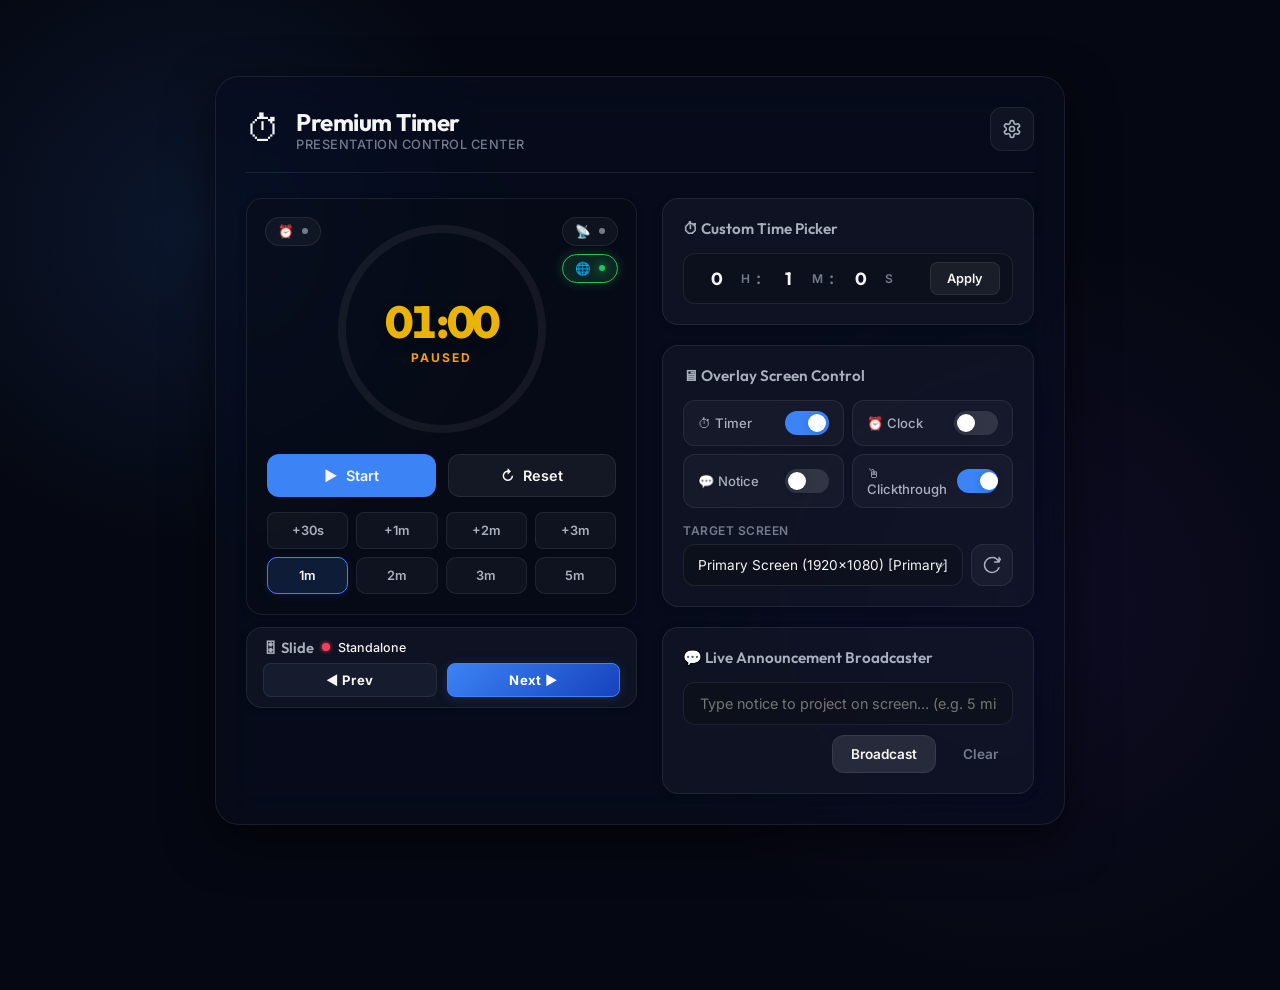
<file: src/index.html>
<!doctype html>
<html lang="en">
  <head>
    <meta charset="UTF-8" />
    <meta name="viewport" content="width=device-width, initial-scale=1.0" />
    <title>⏱ Premium Presentation Timer</title>
    <!-- Use Google Fonts Outfit, Inter, Bebas Neue, Share Tech Mono, Orbitron, Chakra Petch, Roboto Mono, Space Mono, JetBrains Mono, Source Code Pro for premium typography -->
    <link rel="preconnect" href="https://fonts.googleapis.com">
    <link rel="preconnect" href="https://fonts.gstatic.com" crossorigin>
    <link href="https://fonts.googleapis.com/css2?family=Chakra+Petch:wght@300;400;500;600;700&family=Inter:wght@300;400;500;600;700&family=JetBrains+Mono:wght@300;400;500;600;700&family=Orbitron:wght@400;500;600;700;800;900&family=Outfit:wght@300;400;500;600;700;800&family=Roboto+Mono:wght@300;400;500;600;700&family=Share+Tech+Mono&family=Source+Code+Pro:wght@300;400;500;600;700&family=Space+Mono:wght@400;700&family=Bebas+Neue&display=swap" rel="stylesheet">
    <link rel="stylesheet" href="styles.css" />
    <script type="module" src="main.js" defer></script>
  </head>

  <body>
    <div class="glass-bg-deco1"></div>
    <div class="glass-bg-deco2"></div>
    
    <main class="app-container">
      <!-- Title & Header Bar -->
      <header class="app-header">
        <div class="brand">
          <span class="brand-icon">⏱</span>
          <div class="brand-text">
            <h1>Premium Timer</h1>
            <p>Presentation Control Center</p>
          </div>
        </div>
        <div class="header-actions">
          <button id="btn-open-settings" class="btn-icon" title="Settings (Cmd + ,)" aria-label="Open settings">
            <svg xmlns="http://www.w3.org/2000/svg" viewBox="0 0 24 24" fill="none" stroke="currentColor" stroke-width="2" stroke-linecap="round" stroke-linejoin="round" class="icon-gear"><path d="M12.22 2h-.44a2 2 0 0 0-2 2v.18a2 2 0 0 1-1 1.73l-.43.25a2 2 0 0 1-2 0l-.15-.08a2 2 0 0 0-2.73.73l-.22.38a2 2 0 0 0 .73 2.73l.15.1a2 2 0 0 1 1 1.72v.51a2 2 0 0 1-1 1.74l-.15.09a2 2 0 0 0-.73 2.73l.22.38a2 2 0 0 0 2.73.73l.15-.08a2 2 0 0 1 2 0l.43.25a2 2 0 0 1 1 1.73V20a2 2 0 0 0 2 2h.44a2 2 0 0 0 2-2v-.18a2 2 0 0 1 1-1.73l.43-.25a2 2 0 0 1 2 0l.15.08a2 2 0 0 0 2.73-.73l.22-.39a2 2 0 0 0-.73-2.73l-.15-.08a2 2 0 0 1-1-1.74v-.5a2 2 0 0 1 1-1.74l.15-.1a2 2 0 0 0 .73-2.73l-.22-.38a2 2 0 0 0-2.73-.73l-.15.08a2 2 0 0 1-2 0l-.43-.25a2 2 0 0 1-1-1.73V4a2 2 0 0 0-2-2z"></path><circle cx="12" cy="12" r="3"></circle></svg>
          </button>
        </div>
      </header>

      <div class="dashboard-grid">
        <!-- Left Column: Timer + Slide Control stacked -->
        <div class="left-column">
        <section class="card timer-visual-card">
          <!-- Real-Time Clock Quick Toggle Button -->
          <div class="timer-left-top-actions">
            <button id="btn-toggle-clock" class="btn-toggle-widget" title="현재시간 오버레이 표시 토글" aria-label="Toggle Real-Time Clock">
              <span class="widget-icon">⏰</span>
              <span class="widget-status-dot"></span>
            </button>
          </div>

          <!-- NDI & IP Timer Output Quick Toggle Buttons Stack -->
          <div class="timer-right-top-actions">
            <button id="btn-toggle-ndi" class="btn-toggle-widget ndi-toggle" title="NDI 송출 On/Off" aria-label="Toggle NDI Output">
              <span class="widget-icon">📡</span>
              <span class="widget-status-dot ndi-dot"></span>
            </button>
            <button id="btn-toggle-ip-viewer" class="btn-toggle-widget ip-viewer-toggle" title="IP Web Overlay On/Off" aria-label="Toggle IP Web Overlay">
              <span class="widget-icon">🌐</span>
              <span class="widget-status-dot ip-viewer-dot"></span>
            </button>
          </div>

          <div class="timer-display-wrapper">
            <!-- Progress Gauge Ring -->
            <svg class="progress-ring" width="220" height="220">
              <circle class="progress-ring-track" stroke="rgba(255,255,255,0.06)" stroke-width="8" fill="transparent" r="100" cx="110" cy="110" />
              <circle id="timer-progress-bar" class="progress-ring-bar" stroke="var(--accent-color, #3b82f6)" stroke-width="10" stroke-linecap="round" fill="transparent" r="100" cx="110" cy="110" />
            </svg>
            <div class="timer-time-container">
              <span id="timer-text" class="timer-digits">01:00</span>
              <span id="timer-state-label" class="timer-state-text">READY</span>
            </div>
          </div>

          <!-- Main Actions -->
          <div class="timer-actions">
            <button id="btn-start-pause" class="btn-primary">
              <span class="btn-icon-label">▶</span> <span id="lbl-start-pause">Start</span>
            </button>
            <button id="btn-reset" class="btn-secondary">
              <span>↻</span> Reset
            </button>
          </div>

          <!-- Quick Increments & Presets -->
          <div class="quick-increments">
            <button class="btn-chip" data-time="30">+30s</button>
            <button class="btn-chip" data-time="60">+1m</button>
            <button class="btn-chip" data-time="120">+2m</button>
            <button class="btn-chip" data-time="180">+3m</button>
            
            <button class="btn-preset active" data-seconds="60">1m</button>
            <button class="btn-preset" data-seconds="120">2m</button>
            <button class="btn-preset" data-seconds="180">3m</button>
            <button class="btn-preset" data-seconds="300">5m</button>
          </div>
        </section>

        <!-- Compact Slide Controller (below timer) -->
        <section class="card ppt-control-card-compact">
          <div class="ppt-compact-header">
            <span class="ppt-compact-title">🎛 Slide</span>
            <span id="ppt-status-dot" class="ppt-status-dot" title="No Active App"></span>
            <span id="ppt-active-app" class="ppt-compact-app-name">Detecting...</span>
          </div>
          <div class="ppt-compact-nav">
            <button id="btn-ppt-prev" class="btn-ppt-compact" title="Previous Slide (◀)">◀ Prev</button>
            <button id="btn-ppt-next" class="btn-ppt-compact primary" title="Next Slide (▶)">Next ▶</button>
          </div>
        </section>
        </div>

        <!-- Right Column: Panel Settings, Presets, Displays, Alerts -->
        <div class="control-column">
          <!-- Custom Set Card -->
          <section class="card time-setup-card">
            <h2>⏱ Custom Time Picker</h2>
            
            <div class="custom-time-picker">
              <div class="picker-group">
                <input type="number" id="input-hours" min="0" max="99" value="0" aria-label="Hours" />
                <span>h</span>
              </div>
              <div class="picker-sep">:</div>
              <div class="picker-group">
                <input type="number" id="input-minutes" min="0" max="59" value="1" aria-label="Minutes" />
                <span>m</span>
              </div>
              <div class="picker-sep">:</div>
              <div class="picker-group">
                <input type="number" id="input-seconds" min="0" max="59" value="0" aria-label="Seconds" />
                <span>s</span>
              </div>
              <button id="btn-apply-custom-time" class="btn-small">Apply</button>
            </div>
          </section>

          <!-- Display & Clickthrough Control Card -->
          <section class="card display-setup-card">
            <h2>🖥 Overlay Screen Control</h2>
            <div class="control-row overlay-layer-toggles">
              <div class="toggle-control">
                <span class="toggle-label">⏱ Timer</span>
                <label class="switch">
                  <input type="checkbox" id="chk-overlay-timer" checked />
                  <span class="slider round"></span>
                </label>
              </div>
              <div class="toggle-control">
                <span class="toggle-label">⏰ Clock</span>
                <label class="switch">
                  <input type="checkbox" id="chk-overlay-clock" />
                  <span class="slider round"></span>
                </label>
              </div>
              <div class="toggle-control">
                <span class="toggle-label">💬 Notice</span>
                <label class="switch">
                  <input type="checkbox" id="chk-overlay-notice" />
                  <span class="slider round"></span>
                </label>
              </div>
              <div class="toggle-control">
                <span class="toggle-label" title="Allows clicks to pass through overlay window">🖱 Clickthrough</span>
                <label class="switch">
                  <input type="checkbox" id="chk-overlay-clickthrough" checked />
                  <span class="slider round"></span>
                </label>
              </div>
            </div>

            <div class="monitor-select-group">
              <label for="select-monitor" class="field-label">Target Screen</label>
              <div class="select-with-refresh">
                <select id="select-monitor">
                  <option value="primary">Scanning displays...</option>
                </select>
                <button id="btn-refresh-monitors" class="btn-refresh" title="Rescan Monitors" aria-label="Rescan monitors">
                  <svg xmlns="http://www.w3.org/2000/svg" viewBox="0 0 24 24" fill="none" stroke="currentColor" stroke-width="2" stroke-linecap="round" stroke-linejoin="round" class="icon-refresh"><path d="M21.5 2v6h-6M21.34 15.57a10 10 0 1 1-.57-8.38l5.67-5.67"/></svg>
                </button>
              </div>
            </div>
          </section>

          <!-- Live Announcement Broadcaster -->
          <section class="card notification-card">
            <h2>💬 Live Announcement Broadcaster</h2>
            <div class="announce-field-group">
              <input type="text" id="input-announce" placeholder="Type notice to project on screen... (e.g. 5 minutes left!)" aria-label="Announcement text" />
              <div class="announce-buttons">
                <button id="btn-send-announce" class="btn-action">Broadcast</button>
                <button id="btn-clear-announce" class="btn-text">Clear</button>
              </div>
            </div>
          </section>
        </div>
      </div>
    </main>

    <!-- 3-Tab Settings Dialog Modal -->
    <dialog id="settings-dialog" class="settings-dialog">
      <div class="dialog-header">
        <h2>🛠 Premium Preferences</h2>
        <button id="btn-close-settings" class="btn-close-dialog" aria-label="Close preferences">✕</button>
      </div>

      <!-- Tab Navigation -->
      <nav class="settings-tabs" aria-label="Preferences Tabs">
        <button class="tab-btn active" data-tab="tab-timer">🕒 Timer Screen</button>
        <button class="tab-btn" data-tab="tab-clock">⏰ Real-Time Clock</button>
        <button class="tab-btn" data-tab="tab-notify">💬 Notice Board</button>
        <button class="tab-btn" data-tab="tab-chime">🔔 Synthetic Chime</button>
        <button class="tab-btn" data-tab="tab-ppt">🎛 Presentation</button>
        <button class="tab-btn" data-tab="tab-ndi">📡 NDI Output</button>
        <button class="tab-btn" data-tab="tab-web">🌐 Web Viewer</button>
      </nav>

      <!-- Dialog Content Containers -->
      <div class="dialog-body">
        <!-- TAB 1: Timer Settings -->
        <div id="tab-timer" class="tab-pane active">
          <fieldset class="pref-group">
            <legend class="section-title">Overlay Clock Position (3x3 Grid)</legend>
            <div class="grid-3x3" id="timer-position-grid">
              <button type="button" class="grid-cell" data-pos="top-left" title="Top Left"></button>
              <button type="button" class="grid-cell" data-pos="top-center" title="Top Center"></button>
              <button type="button" class="grid-cell" data-pos="top-right" title="Top Right"></button>
              <button type="button" class="grid-cell" data-pos="center-left" title="Center Left"></button>
              <button type="button" class="grid-cell" data-pos="center-center" title="Center Center"></button>
              <button type="button" class="grid-cell" data-pos="center-right" title="Center Right"></button>
              <button type="button" class="grid-cell" data-pos="bottom-left" title="Bottom Left"></button>
              <button type="button" class="grid-cell" data-pos="bottom-center" title="Bottom Center"></button>
              <button type="button" class="grid-cell" data-pos="bottom-right" title="Bottom Right"></button>
            </div>
          </fieldset>

          <fieldset class="pref-group">
            <legend class="section-title">Clock Background Color</legend>
            <div class="color-picker-container">
              <div class="preset-colors" id="timer-bg-presets">
                <button type="button" class="color-chip active" data-color="#0a0f1a" style="background-color: #0a0f1a;" title="Deep Space"></button>
                <button type="button" class="color-chip" data-color="#22252c" style="background-color: #22252c;" title="Slate Gray"></button>
                <button type="button" class="color-chip" data-color="#2e0b0b" style="background-color: #2e0b0b;" title="Crimson Midnight"></button>
                <button type="button" class="color-chip" data-color="#092215" style="background-color: #092215;" title="Emerald Forest"></button>
                <button type="button" class="color-chip" data-color="#1d0a26" style="background-color: #1d0a26;" title="Royal Navy"></button>
                <button type="button" class="color-chip" data-color="#ffffff" style="background-color: #ffffff; border: 1px solid rgba(255,255,255,0.4);" title="Pure Frost"></button>
              </div>
              <div class="custom-color-wrapper">
                <label for="timer-bg-color" class="custom-color-label">🎨 Custom:</label>
                <input type="color" id="timer-bg-color" value="#0a0f1a" />
              </div>
            </div>
          </fieldset>

          <fieldset class="pref-group">
            <legend class="section-title">Premium Color Theme</legend>
            <div class="theme-selection-grid" id="timer-theme-grid">
              <button type="button" class="theme-chip active" data-theme="blue" title="Cyber Neon Blue">
                <span class="theme-color-preview preview-blue"></span>
                <span class="theme-label-name">Cyber Blue</span>
              </button>
              <button type="button" class="theme-chip" data-theme="gold" title="Royal Gold & Champagne">
                <span class="theme-color-preview preview-gold"></span>
                <span class="theme-label-name">Royal Gold</span>
              </button>
              <button type="button" class="theme-chip" data-theme="rose" title="Aurora Rosewood">
                <span class="theme-color-preview preview-rose"></span>
                <span class="theme-label-name">Aurora Rose</span>
              </button>
            </div>
          </fieldset>

          <fieldset class="pref-group">
            <legend class="section-title">Timer Font Face</legend>
            <div class="font-selection-grid" id="timer-font-grid">
              <button type="button" class="font-chip active" data-font="Outfit" style="font-family: 'Outfit', sans-serif;">Outfit</button>
              <button type="button" class="font-chip" data-font="Inter" style="font-family: 'Inter', sans-serif;">Inter</button>
              <button type="button" class="font-chip" data-font="Bebas Neue" style="font-family: 'Bebas Neue', sans-serif; font-size: 1.1em; font-weight: 400;">Bebas Neue</button>
              <button type="button" class="font-chip" data-font="Share Tech Mono" style="font-family: 'Share Tech Mono', monospace;">Share Tech</button>
              <button type="button" class="font-chip" data-font="Orbitron" style="font-family: 'Orbitron', sans-serif;">Orbitron</button>
              <button type="button" class="font-chip" data-font="Chakra Petch" style="font-family: 'Chakra Petch', sans-serif;">Chakra Petch</button>
              <button type="button" class="font-chip" data-font="Roboto Mono" style="font-family: 'Roboto Mono', monospace;">Roboto Mono</button>
              <button type="button" class="font-chip" data-font="Space Mono" style="font-family: 'Space Mono', monospace;">Space Mono</button>
              <button type="button" class="font-chip" data-font="JetBrains Mono" style="font-family: 'JetBrains Mono', monospace; font-size: 0.9em;">JetBrains Mono</button>
              <button type="button" class="font-chip" data-font="Source Code Pro" style="font-family: 'Source Code Pro', monospace; font-size: 0.9em;">Source Code Pro</button>
            </div>
          </fieldset>

          <fieldset class="pref-group">
            <legend class="section-title">Geometry Fine-tuning</legend>
            <div class="slider-control">
              <div class="slider-label-row" style="display: flex; justify-content: space-between; align-items: center; margin-bottom: 6px;">
                <label for="timer-font-size" class="slider-label" style="margin-bottom: 0;">Timer Font Size (<span id="lbl-timer-font-size">45</span>px)</label>
                <div style="display: flex; align-items: center; gap: 4px;">
                  <input type="number" id="timer-font-size-num" min="20" max="250" value="45" class="pref-num-input" style="width: 60px; background: rgba(255,255,255,0.06); border: 1px solid rgba(255,255,255,0.12); color: #fff; border-radius: 4px; padding: 2px 6px; font-size: 0.9em; text-align: center;" />
                  <span style="font-size: 0.9em; color: var(--text-muted);">px</span>
                </div>
              </div>
              <input type="range" id="timer-font-size" min="20" max="250" step="5" value="45" />
            </div>

            <div class="slider-control">
              <label for="timer-bg-opacity" class="slider-label">Clock BG Opacity (<span id="lbl-timer-bg-opacity">68</span>%)</label>
              <input type="range" id="timer-bg-opacity" min="0" max="100" step="5" value="68" />
            </div>
            
            <div class="range-inputs">
              <div class="range-field">
                <label for="timer-offset-x">Offset X (px)</label>
                <input type="number" id="timer-offset-x" value="20" step="5" />
              </div>
              <div class="range-field">
                <label for="timer-offset-y">Offset Y (px)</label>
                <input type="number" id="timer-offset-y" value="20" step="5" />
              </div>
            </div>
          </fieldset>
        </div>

        <!-- TAB 1-2: Real-Time Clock Settings -->
        <div id="tab-clock" class="tab-pane">
          <fieldset class="pref-group">
            <legend class="section-title">Overlay Clock Position (3x3 Grid)</legend>
            <div class="grid-3x3" id="clock-position-grid">
              <button type="button" class="grid-cell" data-pos="top-left" title="Top Left"></button>
              <button type="button" class="grid-cell" data-pos="top-center" title="Top Center"></button>
              <button type="button" class="grid-cell" data-pos="top-right" title="Top Right"></button>
              <button type="button" class="grid-cell" data-pos="center-left" title="Center Left"></button>
              <button type="button" class="grid-cell" data-pos="center-center" title="Center Center"></button>
              <button type="button" class="grid-cell" data-pos="center-right" title="Center Right"></button>
              <button type="button" class="grid-cell" data-pos="bottom-left" title="Bottom Left"></button>
              <button type="button" class="grid-cell" data-pos="bottom-center" title="Bottom Center"></button>
              <button type="button" class="grid-cell" data-pos="bottom-right" title="Bottom Right"></button>
            </div>
          </fieldset>

          <fieldset class="pref-group">
            <legend class="section-title">Clock Background Color</legend>
            <div class="color-picker-container">
              <div class="preset-colors" id="clock-bg-presets">
                <button type="button" class="color-chip active" data-color="#0a0f1a" style="background-color: #0a0f1a;" title="Deep Space"></button>
                <button type="button" class="color-chip" data-color="#22252c" style="background-color: #22252c;" title="Slate Gray"></button>
                <button type="button" class="color-chip" data-color="#2e0b0b" style="background-color: #2e0b0b;" title="Crimson Midnight"></button>
                <button type="button" class="color-chip" data-color="#092215" style="background-color: #092215;" title="Emerald Forest"></button>
                <button type="button" class="color-chip" data-color="#1d0a26" style="background-color: #1d0a26;" title="Royal Navy"></button>
                <button type="button" class="color-chip" data-color="#ffffff" style="background-color: #ffffff; border: 1px solid rgba(255,255,255,0.4);" title="Pure Frost"></button>
              </div>
              <div class="custom-color-wrapper">
                <label for="clock-bg-color" class="custom-color-label">🎨 Custom:</label>
                <input type="color" id="clock-bg-color" value="#0a0f1a" />
              </div>
            </div>
          </fieldset>

          <fieldset class="pref-group">
            <legend class="section-title">Premium Color Theme</legend>
            <div class="theme-selection-grid" id="clock-theme-grid">
              <button type="button" class="theme-chip active" data-theme="blue" title="Cyber Neon Blue">
                <span class="theme-color-preview preview-blue"></span>
                <span class="theme-label-name">Cyber Blue</span>
              </button>
              <button type="button" class="theme-chip" data-theme="gold" title="Royal Gold & Champagne">
                <span class="theme-color-preview preview-gold"></span>
                <span class="theme-label-name">Royal Gold</span>
              </button>
              <button type="button" class="theme-chip" data-theme="rose" title="Aurora Rosewood">
                <span class="theme-color-preview preview-rose"></span>
                <span class="theme-label-name">Aurora Rose</span>
              </button>
            </div>
          </fieldset>

          <fieldset class="pref-group">
            <legend class="section-title">Clock Font Face</legend>
            <div class="font-selection-grid" id="clock-font-grid">
              <button type="button" class="font-chip active" data-font="Outfit" style="font-family: 'Outfit', sans-serif;">Outfit</button>
              <button type="button" class="font-chip" data-font="Inter" style="font-family: 'Inter', sans-serif;">Inter</button>
              <button type="button" class="font-chip" data-font="Bebas Neue" style="font-family: 'Bebas Neue', sans-serif; font-size: 1.1em; font-weight: 400;">Bebas Neue</button>
              <button type="button" class="font-chip" data-font="Share Tech Mono" style="font-family: 'Share Tech Mono', monospace;">Share Tech</button>
              <button type="button" class="font-chip" data-font="Orbitron" style="font-family: 'Orbitron', sans-serif;">Orbitron</button>
              <button type="button" class="font-chip" data-font="Chakra Petch" style="font-family: 'Chakra Petch', sans-serif;">Chakra Petch</button>
              <button type="button" class="font-chip" data-font="Roboto Mono" style="font-family: 'Roboto Mono', monospace;">Roboto Mono</button>
              <button type="button" class="font-chip" data-font="Space Mono" style="font-family: 'Space Mono', monospace;">Space Mono</button>
              <button type="button" class="font-chip" data-font="JetBrains Mono" style="font-family: 'JetBrains Mono', monospace; font-size: 0.9em;">JetBrains Mono</button>
              <button type="button" class="font-chip" data-font="Source Code Pro" style="font-family: 'Source Code Pro', monospace; font-size: 0.9em;">Source Code Pro</button>
            </div>
          </fieldset>

          <fieldset class="pref-group">
            <legend class="section-title">Geometry Fine-tuning</legend>
            <div class="slider-control">
              <div class="slider-label-row" style="display: flex; justify-content: space-between; align-items: center; margin-bottom: 6px;">
                <label for="clock-font-size" class="slider-label" style="margin-bottom: 0;">Clock Font Size (<span id="lbl-clock-font-size">40</span>px)</label>
                <div style="display: flex; align-items: center; gap: 4px;">
                  <input type="number" id="clock-font-size-num" min="20" max="250" value="40" class="pref-num-input" style="width: 60px; background: rgba(255,255,255,0.06); border: 1px solid rgba(255,255,255,0.12); color: #fff; border-radius: 4px; padding: 2px 6px; font-size: 0.9em; text-align: center;" />
                  <span style="font-size: 0.9em; color: var(--text-muted);">px</span>
                </div>
              </div>
              <input type="range" id="clock-font-size" min="20" max="250" step="5" value="40" />
            </div>

            <div class="slider-control">
              <label for="clock-bg-opacity" class="slider-label">Clock BG Opacity (<span id="lbl-clock-bg-opacity">68</span>%)</label>
              <input type="range" id="clock-bg-opacity" min="0" max="100" step="5" value="68" />
            </div>

            <div class="toggle-control inline-toggle" style="margin-bottom: 12px;">
              <span class="toggle-label">Use 24-Hour Format</span>
              <label class="switch">
                <input type="checkbox" id="chk-clock-24h" checked />
                <span class="slider round"></span>
              </label>
            </div>

            <div class="toggle-control inline-toggle" style="margin-bottom: 16px;">
              <span class="toggle-label">Show Seconds Digit</span>
              <label class="switch">
                <input type="checkbox" id="chk-clock-seconds" checked />
                <span class="slider round"></span>
              </label>
            </div>
            
            <div class="range-inputs">
              <div class="range-field">
                <label for="clock-offset-x">Offset X (px)</label>
                <input type="number" id="clock-offset-x" value="20" step="5" />
              </div>
              <div class="range-field">
                <label for="clock-offset-y">Offset Y (px)</label>
                <input type="number" id="clock-offset-y" value="20" step="5" />
              </div>
            </div>
          </fieldset>
        </div>

        <!-- TAB 2: Notice Board Settings -->
        <div id="tab-notify" class="tab-pane">
          <fieldset class="pref-group">
            <legend class="section-title">Notice Board Position (3x3 Grid)</legend>
            <div class="grid-3x3" id="notify-position-grid">
              <button type="button" class="grid-cell" data-pos="top-left" title="Top Left"></button>
              <button type="button" class="grid-cell" data-pos="top-center" title="Top Center"></button>
              <button type="button" class="grid-cell" data-pos="top-right" title="Top Right"></button>
              <button type="button" class="grid-cell" data-pos="center-left" title="Center Left"></button>
              <button type="button" class="grid-cell" data-pos="center-center" title="Center Center"></button>
              <button type="button" class="grid-cell" data-pos="center-right" title="Center Right"></button>
              <button type="button" class="grid-cell" data-pos="bottom-left" title="Bottom Left"></button>
              <button type="button" class="grid-cell" data-pos="bottom-center" title="Bottom Center"></button>
              <button type="button" class="grid-cell" data-pos="bottom-right" title="Bottom Right"></button>
            </div>
          </fieldset>

          <fieldset class="pref-group">
            <legend class="section-title">Notice Background Color</legend>
            <div class="color-picker-container">
              <div class="preset-colors" id="notify-bg-presets">
                <button type="button" class="color-chip active" data-color="#0a0f1a" style="background-color: #0a0f1a;" title="Deep Space"></button>
                <button type="button" class="color-chip" data-color="#22252c" style="background-color: #22252c;" title="Slate Gray"></button>
                <button type="button" class="color-chip" data-color="#2e0b0b" style="background-color: #2e0b0b;" title="Crimson Midnight"></button>
                <button type="button" class="color-chip" data-color="#092215" style="background-color: #092215;" title="Emerald Forest"></button>
                <button type="button" class="color-chip" data-color="#1d0a26" style="background-color: #1d0a26;" title="Royal Navy"></button>
                <button type="button" class="color-chip" data-color="#ffffff" style="background-color: #ffffff; border: 1px solid rgba(255,255,255,0.4);" title="Pure Frost"></button>
              </div>
              <div class="custom-color-wrapper">
                <label for="notify-bg-color" class="custom-color-label">🎨 Custom:</label>
                <input type="color" id="notify-bg-color" value="#0a0f1a" />
              </div>
            </div>
          </fieldset>

          <fieldset class="pref-group">
            <legend class="section-title">Style & Dimensioning</legend>
            <div class="slider-control">
              <div class="slider-label-row" style="display: flex; justify-content: space-between; align-items: center; margin-bottom: 6px;">
                <label for="notify-scale" class="slider-label" style="margin-bottom: 0;">Notice Size Scale (<span id="lbl-notify-scale">1.0</span>x)</label>
                <div style="display: flex; align-items: center; gap: 4px;">
                  <input type="number" id="input-notify-scale-num" min="0.5" max="10.0" step="0.1" value="1.0" class="pref-num-input" style="width: 60px; background: rgba(255,255,255,0.06); border: 1px solid rgba(255,255,255,0.12); color: #fff; border-radius: 4px; padding: 2px 6px; font-size: 0.9em; text-align: center;" />
                  <span style="font-size: 0.9em; color: var(--text-muted);">x</span>
                </div>
              </div>
              <input type="range" id="notify-scale" min="0.5" max="10.0" step="0.1" value="1.0" style="width: 100%;" />
            </div>

            <div class="toggle-control inline-toggle">
              <span class="toggle-label">Background Acrylic Blur</span>
              <label class="switch">
                <input type="checkbox" id="chk-notify-blur" checked />
                <span class="slider round"></span>
              </label>
            </div>

            <div class="slider-control">
              <label for="notify-bg-opacity" class="slider-label">Background Opacity (<span id="lbl-notify-bg-opacity">80</span>%)</label>
              <input type="range" id="notify-bg-opacity" min="0" max="100" step="5" value="80" />
            </div>
            
            <div class="range-inputs">
              <div class="range-field">
                <label for="notify-offset-x">Offset X (px)</label>
                <input type="number" id="notify-offset-x" value="20" step="5" />
              </div>
              <div class="range-field">
                <label for="notify-offset-y">Offset Y (px)</label>
                <input type="number" id="notify-offset-y" value="20" step="5" />
              </div>
            </div>
          </fieldset>
        </div>

        <!-- TAB 3: Synthetic Chime Settings -->
        <div id="tab-chime" class="tab-pane">
          <fieldset class="pref-group">
            <legend class="section-title">Chime Trigger Checkpoints</legend>
            
            <div class="chime-trigger-row">
              <label class="custom-checkbox">
                <input type="checkbox" id="chk-chime-warning" checked />
                <span class="checkmark"></span>
                <span class="chime-label-text">Warning Chime at</span>
              </label>
              <div class="chime-time-input-group">
                <input type="number" id="input-chime-warning-time" min="1" max="999" value="60" />
                <span class="input-unit">s remaining</span>
              </div>
              <span class="chime-desc">(Perfect Double Bell)</span>
            </div>
            <!-- 1차 경고 상세 연출 제어 패널 -->
            <div class="chime-detail-row" id="chime-warning-details">
              <div class="detail-control">
                <label for="select-chime-warning-sound" class="detail-label">🎵 Chime Sound</label>
                <select id="select-chime-warning-sound">
                  <option value="synth">Synthetic Harmony</option>
                  <option value="wav">Zero-Latency WAV (Default)</option>
                  <option value="custom">Custom Audio File</option>
                  <option value="muted">Muted (Silent)</option>
                </select>
              </div>
              <div class="detail-control" id="chime-warning-file-control" style="display: none; min-width: 140px;">
                <label class="detail-label">📂 Upload Custom WAV</label>
                <div style="display: flex; align-items: center; gap: 6px;">
                  <button type="button" class="btn-action-small" onclick="document.getElementById('input-chime-warning-file').click()" style="padding: 4px 8px; font-size: 0.75rem; margin-top: 0; min-height: auto;">Upload...</button>
                  <span id="lbl-chime-warning-file" style="font-size: 0.72rem; color: var(--text-muted); max-width: 90px; overflow: hidden; text-overflow: ellipsis; white-space: nowrap;">None</span>
                </div>
                <input type="file" id="input-chime-warning-file" accept="audio/*" style="display: none;" />
              </div>
              <div class="detail-control">
                <label for="color-chime-warning-color" class="detail-label">🎨 Alert Color</label>
                <input type="color" id="color-chime-warning-color" value="#eab308" />
              </div>
              <div class="detail-control">
                <label class="custom-checkbox detail-checkbox">
                  <input type="checkbox" id="chk-chime-warning-blink" />
                  <span class="checkmark"></span>
                  <span class="detail-label-text">Pulse Blink</span>
                </label>
              </div>
            </div>

            <div class="chime-trigger-row">
              <label class="custom-checkbox">
                <input type="checkbox" id="chk-chime-tension" checked />
                <span class="checkmark"></span>
                <span class="chime-label-text">Tension Chime at</span>
              </label>
              <div class="chime-time-input-group">
                <input type="number" id="input-chime-tension-time" min="1" max="999" value="30" />
                <span class="input-unit">s remaining</span>
              </div>
              <span class="chime-desc">(Perfect Consonance)</span>
            </div>
            <!-- 2차 경고 상세 연출 제어 패널 -->
            <div class="chime-detail-row" id="chime-tension-details">
              <div class="detail-control">
                <label for="select-chime-tension-sound" class="detail-label">🎵 Chime Sound</label>
                <select id="select-chime-tension-sound">
                  <option value="synth">Synthetic Harmony</option>
                  <option value="wav">Zero-Latency WAV (30초.wav)</option>
                  <option value="custom">Custom Audio File</option>
                  <option value="muted">Muted (Silent)</option>
                </select>
              </div>
              <div class="detail-control" id="chime-tension-file-control" style="display: none; min-width: 140px;">
                <label class="detail-label">📂 Upload Custom WAV</label>
                <div style="display: flex; align-items: center; gap: 6px;">
                  <button type="button" class="btn-action-small" onclick="document.getElementById('input-chime-tension-file').click()" style="padding: 4px 8px; font-size: 0.75rem; margin-top: 0; min-height: auto;">Upload...</button>
                  <span id="lbl-chime-tension-file" style="font-size: 0.72rem; color: var(--text-muted); max-width: 90px; overflow: hidden; text-overflow: ellipsis; white-space: nowrap;">None</span>
                </div>
                <input type="file" id="input-chime-tension-file" accept="audio/*" style="display: none;" />
              </div>
              <div class="detail-control">
                <label for="color-chime-tension-color" class="detail-label">🎨 Alert Color</label>
                <input type="color" id="color-chime-tension-color" value="#f97316" />
              </div>
              <div class="detail-control">
                <label class="custom-checkbox detail-checkbox">
                  <input type="checkbox" id="chk-chime-tension-blink" />
                  <span class="checkmark"></span>
                  <span class="detail-label-text">Pulse Blink</span>
                </label>
              </div>
            </div>

            <div class="chime-trigger-row">
              <label class="custom-checkbox">
                <input type="checkbox" id="chk-chime-urgent" checked />
                <span class="checkmark"></span>
                <span class="chime-label-text">Urgent Alarm at</span>
              </label>
              <div class="chime-time-input-group">
                <input type="number" id="input-chime-urgent-time" min="1" max="999" value="10" />
                <span class="input-unit">s remaining</span>
              </div>
              <span class="chime-desc">(Tritone Dissonance)</span>
            </div>
            <!-- 3차 경고 상세 연출 제어 패널 -->
            <div class="chime-detail-row" id="chime-urgent-details">
              <div class="detail-control">
                <label for="select-chime-urgent-sound" class="detail-label">🎵 Chime Sound</label>
                <select id="select-chime-urgent-sound">
                  <option value="synth">Synthetic Harmony</option>
                  <option value="wav">Zero-Latency WAV (Default)</option>
                  <option value="custom">Custom Audio File</option>
                  <option value="muted">Muted (Silent)</option>
                </select>
              </div>
              <div class="detail-control" id="chime-urgent-file-control" style="display: none; min-width: 140px;">
                <label class="detail-label">📂 Upload Custom WAV</label>
                <div style="display: flex; align-items: center; gap: 6px;">
                  <button type="button" class="btn-action-small" onclick="document.getElementById('input-chime-urgent-file').click()" style="padding: 4px 8px; font-size: 0.75rem; margin-top: 0; min-height: auto;">Upload...</button>
                  <span id="lbl-chime-urgent-file" style="font-size: 0.72rem; color: var(--text-muted); max-width: 90px; overflow: hidden; text-overflow: ellipsis; white-space: nowrap;">None</span>
                </div>
                <input type="file" id="input-chime-urgent-file" accept="audio/*" style="display: none;" />
              </div>
              <div class="detail-control">
                <label for="color-chime-urgent-color" class="detail-label">🎨 Alert Color</label>
                <input type="color" id="color-chime-urgent-color" value="#ef4444" />
              </div>
              <div class="detail-control">
                <label class="custom-checkbox detail-checkbox">
                  <input type="checkbox" id="chk-chime-urgent-blink" checked />
                  <span class="checkmark"></span>
                  <span class="detail-label-text">Pulse Blink</span>
                </label>
              </div>
            </div>
          </fieldset>

          <fieldset class="pref-group">
            <legend class="section-title">Synthesis Control</legend>
            <div class="slider-control">
              <label for="chime-volume" class="slider-label">Master Chime Volume (<span id="lbl-chime-volume">80</span>%)</label>
              <input type="range" id="chime-volume" min="0" max="100" step="5" value="80" />
            </div>
            
            <div class="audio-test-row">
              <button type="button" id="btn-test-chime-warning" class="btn-small btn-audio-test">Test Warning Chime</button>
              <button type="button" id="btn-test-chime-tension" class="btn-small btn-audio-test">Test Tension Chime</button>
              <button type="button" id="btn-test-chime-urgent" class="btn-small btn-audio-test">Test Urgent Chime</button>
            </div>
          </fieldset>
        </div>

        <!-- TAB 5: Presentation Controller -->
        <div id="tab-ppt" class="tab-pane">
          <fieldset class="pref-group">
            <legend class="section-title">App Detection</legend>
            <div class="ppt-settings-status-row">
              <span class="ppt-settings-label">Active App:</span>
              <span id="ppt-settings-app-name" class="ppt-settings-app-val">Detecting...</span>
              <button id="btn-detect-ppt" class="btn-detect-chip" title="Scan Active Presentation Application" aria-label="Detect active presentation app">
                <svg xmlns="http://www.w3.org/2000/svg" viewBox="0 0 24 24" fill="none" stroke="currentColor" stroke-width="2" stroke-linecap="round" stroke-linejoin="round" class="icon-refresh-small"><path d="M21.5 2v6h-6M21.34 15.57a10 10 0 1 1-.57-8.38l5.67-5.67"/></svg>
                <span>Scan App</span>
              </button>
            </div>
          </fieldset>

          <fieldset class="pref-group">
            <legend class="section-title">Slide Show Control</legend>
            <div class="ppt-settings-actions">
              <button id="btn-ppt-start" class="btn-ppt-action" title="Start Slide Show">
                <span class="ppt-btn-icon">▶</span> Start Show
              </button>
              <button id="btn-ppt-stop" class="btn-ppt-action secondary" title="Stop Slide Show">
                <span class="ppt-btn-icon">■</span> End Show
              </button>
            </div>
          </fieldset>

          <fieldset class="pref-group">
            <legend class="section-title">Jump to Slide</legend>
            <div class="ppt-jump-control">
              <div class="jump-input-group">
                <input type="number" id="input-ppt-slide" min="1" max="999" value="1" aria-label="Slide index to jump to" />
                <button id="btn-ppt-jump" class="btn-action-small">Go</button>
              </div>
            </div>
          </fieldset>
        </div>

        <!-- NDI Output Settings Tab -->
        <div id="tab-ndi" class="tab-pane">
          <fieldset class="pref-group">
            <legend class="section-title">NDI Source Settings</legend>
            <div class="pref-row">
              <label for="input-ndi-name" class="field-label">Source Name</label>
              <input type="text" id="input-ndi-name" value="Presentation Timer" placeholder="NDI source name" class="pref-input" />
            </div>
            <div class="pref-row">
              <label for="select-ndi-resolution" class="field-label">Resolution</label>
              <select id="select-ndi-resolution" class="pref-select">
                <option value="1920x1080">1920 × 1080 (Full HD)</option>
                <option value="1280x720" selected>1280 × 720 (HD)</option>
                <option value="960x540">960 × 540 (qHD)</option>
                <option value="640x480">640 × 480 (SD - Low CPU)</option>
                <option value="480x360">480 × 360 (VGA - Lowest CPU)</option>
              </select>
            </div>
            <div class="pref-row">
              <label for="select-ndi-fps" class="field-label">Frame Rate</label>
              <select id="select-ndi-fps" class="pref-select">
                <option value="30" selected>30 fps</option>
                <option value="15">15 fps</option>
                <option value="10">10 fps</option>
              </select>
            </div>
          </fieldset>

          <!-- NDI Timer Configuration -->
          <fieldset class="pref-group">
            <legend class="section-title">📡 NDI Timer Settings</legend>
            <div class="pref-row">
              <label for="checkbox-ndi-timer-visible" class="field-label">Show Timer on NDI</label>
              <input type="checkbox" id="checkbox-ndi-timer-visible" checked style="width: 20px; height: 20px; accent-color: var(--accent-color);" />
            </div>
            <div class="pref-row">
              <label for="checkbox-ndi-alpha-enabled" class="field-label">Enable Transparent Background (Alpha)</label>
              <input type="checkbox" id="checkbox-ndi-alpha-enabled" checked style="width: 20px; height: 20px; accent-color: var(--accent-color);" />
            </div>
            <div class="slider-control">
              <div class="slider-label-row" style="display: flex; justify-content: space-between; align-items: center; margin-bottom: 6px;">
                <label for="input-ndi-timer-size" class="slider-label" style="margin-bottom: 0;">Font Size</label>
                <div style="display: flex; align-items: center; gap: 4px;">
                  <input type="number" id="input-ndi-timer-size-num" min="20" max="3000" value="45" class="pref-num-input" style="width: 60px; background: rgba(255,255,255,0.06); border: 1px solid rgba(255,255,255,0.12); color: #fff; border-radius: 4px; padding: 2px 6px; font-size: 0.9em; text-align: center;" />
                  <span style="font-size: 0.9em; color: var(--text-muted);">px</span>
                </div>
              </div>
              <input type="range" id="input-ndi-timer-size" min="20" max="3000" step="10" value="45" style="width: 100%;" />
            </div>
            <div class="pref-row-vertical" style="margin-top: 15px;">
              <span class="field-label" style="margin-bottom: 8px; display: block;">Font Family</span>
              <div class="font-selection-grid" id="ndi-timer-font-grid">
                <button type="button" class="font-chip active" data-font="Outfit" style="font-family: 'Outfit', sans-serif;">Outfit</button>
                <button type="button" class="font-chip" data-font="Inter" style="font-family: 'Inter', sans-serif;">Inter</button>
                <button type="button" class="font-chip" data-font="Bebas Neue" style="font-family: 'Bebas Neue', sans-serif;">Bebas Neue</button>
                <button type="button" class="font-chip" data-font="Orbitron" style="font-family: 'Orbitron', sans-serif;">Orbitron</button>
                <button type="button" class="font-chip" data-font="Roboto Mono" style="font-family: 'Roboto Mono', monospace;">Roboto Mono</button>
              </div>
            </div>
            <div class="pref-row-vertical" style="margin-top: 15px;">
              <span class="field-label" style="margin-bottom: 8px; display: block;">NDI Timer Position</span>
              <div class="grid-3x3" id="ndi-timer-position-grid">
                <button type="button" class="grid-cell" data-pos="top-left" title="Top Left"></button>
                <button type="button" class="grid-cell" data-pos="top-center" title="Top Center"></button>
                <button type="button" class="grid-cell" data-pos="top-right" title="Top Right"></button>
                <button type="button" class="grid-cell" data-pos="center-left" title="Center Left"></button>
                <button type="button" class="grid-cell" data-pos="center-center" title="Center Center"></button>
                <button type="button" class="grid-cell" data-pos="center-right" title="Center Right"></button>
                <button type="button" class="grid-cell" data-pos="bottom-left" title="Bottom Left"></button>
                <button type="button" class="grid-cell" data-pos="bottom-center" title="Bottom Center"></button>
                <button type="button" class="grid-cell" data-pos="bottom-right" title="Bottom Right"></button>
              </div>
            </div>
          </fieldset>

          <!-- NDI Clock Configuration -->
          <fieldset class="pref-group">
            <legend class="section-title">📡 NDI Clock Settings</legend>
            <div class="pref-row">
              <label for="checkbox-ndi-clock-visible" class="field-label">Show Clock on NDI</label>
              <input type="checkbox" id="checkbox-ndi-clock-visible" style="width: 20px; height: 20px; accent-color: var(--accent-color);" />
            </div>
            <div class="slider-control">
              <div class="slider-label-row" style="display: flex; justify-content: space-between; align-items: center; margin-bottom: 6px;">
                <label for="input-ndi-clock-size" class="slider-label" style="margin-bottom: 0;">Font Size</label>
                <div style="display: flex; align-items: center; gap: 4px;">
                  <input type="number" id="input-ndi-clock-size-num" min="20" max="3000" value="40" class="pref-num-input" style="width: 60px; background: rgba(255,255,255,0.06); border: 1px solid rgba(255,255,255,0.12); color: #fff; border-radius: 4px; padding: 2px 6px; font-size: 0.9em; text-align: center;" />
                  <span style="font-size: 0.9em; color: var(--text-muted);">px</span>
                </div>
              </div>
              <input type="range" id="input-ndi-clock-size" min="20" max="3000" step="10" value="40" style="width: 100%;" />
            </div>
            <div class="pref-row-vertical" style="margin-top: 15px;">
              <span class="field-label" style="margin-bottom: 8px; display: block;">NDI Clock Position</span>
              <div class="grid-3x3" id="ndi-clock-position-grid">
                <button type="button" class="grid-cell" data-pos="top-left" title="Top Left"></button>
                <button type="button" class="grid-cell" data-pos="top-center" title="Top Center"></button>
                <button type="button" class="grid-cell" data-pos="top-right" title="Top Right"></button>
                <button type="button" class="grid-cell" data-pos="center-left" title="Center Left"></button>
                <button type="button" class="grid-cell" data-pos="center-center" title="Center Center"></button>
                <button type="button" class="grid-cell" data-pos="center-right" title="Center Right"></button>
                <button type="button" class="grid-cell" data-pos="bottom-left" title="Bottom Left"></button>
                <button type="button" class="grid-cell" data-pos="bottom-center" title="Bottom Center"></button>
                <button type="button" class="grid-cell" data-pos="bottom-right" title="Bottom Right"></button>
              </div>
            </div>
          </fieldset>
          
          <fieldset class="pref-group">
            <legend class="section-title">NDI Status</legend>
            <div class="ndi-status-display">
              <span class="ndi-status-label">Status:</span>
              <span id="ndi-status-text" class="ndi-status-value">⚫ Stopped</span>
            </div>
            <div class="ndi-settings-actions">
              <button id="btn-ndi-start" class="btn-ppt-action">
                <span class="ppt-btn-icon">📡</span> Start NDI
              </button>
              <button id="btn-ndi-stop" class="btn-ppt-action secondary">
                <span class="ppt-btn-icon">⏹</span> Stop NDI
              </button>
            </div>
          </fieldset>

          <fieldset class="pref-group">
            <legend class="section-title">Notes</legend>
            <p class="pref-note">• NDI 수신: vMix, OBS (NDI Plugin), NDI Studio Monitor 등에서 확인 가능</p>
            <p class="pref-note">• NDI 송출은 메인 오버레이 창의 테마, 폰트, 투명도, 위치 설정을 실시간으로 반영하여 송출합니다</p>
            <p class="pref-note">• 알파 채널이 포함된 RGBA로 송출되어 자막 합성 가능</p>
            <p class="pref-note">• NDI SDK가 시스템에 설치되어 있어야 합니다</p>
          </fieldset>
        </div>

        <!-- TAB 6: IP Web Viewer Settings -->
        <div id="tab-web" class="tab-pane">
          <fieldset class="pref-group">
            <legend class="section-title">📡 IP Web Overlay (Local Web Viewer)</legend>
            <p class="pref-note" style="margin-bottom: 12px; line-height: 1.4;">
              동일한 Wi-Fi 또는 이더넷 로컬 네트워크에 있는 스마트폰, 태블릿, 다른 PC의 브라우저에서 아래의 주소로 접속하면 NDI 대비 대역폭을 99.9% 절약하면서도 초고화질 카운트다운 시간 화면을 실시간으로 감상/모니터링할 수 있습니다.
            </p>
            <div class="pref-row">
              <label for="checkbox-web-enabled" class="field-label">Enable Web Overlay Server</label>
              <input type="checkbox" id="checkbox-web-enabled" checked style="width: 20px; height: 20px; accent-color: var(--accent-color);" />
            </div>
            <div class="pref-row">
              <label class="field-label">Background Mode (Theme)</label>
              <div style="display: flex; gap: 8px;">
                <button type="button" class="font-chip active" id="btn-web-theme-dark" data-theme="dark" style="padding: 4px 10px; font-size: 0.85em; margin-bottom: 0;">Dark Gradient</button>
                <button type="button" class="font-chip" id="btn-web-theme-transparent" data-theme="transparent" style="padding: 4px 10px; font-size: 0.85em; margin-bottom: 0;">Transparent (OBS)</button>
              </div>
            </div>
            
            <div class="slider-control">
              <div class="slider-label-row" style="display: flex; justify-content: space-between; align-items: center; margin-bottom: 6px;">
                <label for="input-web-size" class="slider-label" style="margin-bottom: 0;">Font Size</label>
                <div style="display: flex; align-items: center; gap: 4px;">
                  <input type="number" id="input-web-size-num" min="20" max="3000" value="300" class="pref-num-input" style="width: 60px; background: rgba(255,255,255,0.06); border: 1px solid rgba(255,255,255,0.12); color: #fff; border-radius: 4px; padding: 2px 6px; font-size: 0.9em; text-align: center;" />
                  <span style="font-size: 0.9em; color: var(--text-muted);">px</span>
                </div>
              </div>
              <input type="range" id="input-web-size" min="20" max="3000" step="10" value="300" style="width: 100%;" />
            </div>

            <div class="pref-row-vertical" style="margin-top: 15px;">
              <span class="field-label" style="margin-bottom: 8px; display: block;">Font Family</span>
              <div class="font-selection-grid" id="web-font-grid">
                <button type="button" class="font-chip active" data-font="Outfit" style="font-family: 'Outfit', sans-serif;">Outfit</button>
                <button type="button" class="font-chip" data-font="Inter" style="font-family: 'Inter', sans-serif;">Inter</button>
                <button type="button" class="font-chip" data-font="Bebas Neue" style="font-family: 'Bebas Neue', sans-serif;">Bebas Neue</button>
                <button type="button" class="font-chip" data-font="Orbitron" style="font-family: 'Orbitron', sans-serif;">Orbitron</button>
                <button type="button" class="font-chip" data-font="Roboto Mono" style="font-family: 'Roboto Mono', monospace;">Roboto Mono</button>
              </div>
            </div>

            <div class="pref-row-vertical" style="margin-top: 15px;">
              <span class="field-label" style="margin-bottom: 8px; display: block;">Default Text Color</span>
              <div class="color-presets-row" id="web-color-presets" style="display: flex; gap: 8px; align-items: center; flex-wrap: wrap;">
                <button type="button" class="color-chip active" data-color="#ffffff" style="background: #ffffff; border: 1px solid #fff;"></button>
                <button type="button" class="color-chip" data-color="#3b82f6" style="background: #3b82f6;"></button>
                <button type="button" class="color-chip" data-color="#22c55e" style="background: #22c55e;"></button>
                <button type="button" class="color-chip" data-color="#eab308" style="background: #eab308;"></button>
                <button type="button" class="color-chip" data-color="#f97316" style="background: #f97316;"></button>
                <button type="button" class="color-chip" data-color="#ef4444" style="background: #ef4444;"></button>
                <button type="button" class="color-chip" data-color="#ec4899" style="background: #ec4899;"></button>
                <button type="button" class="color-chip" data-color="#a855f7" style="background: #a855f7;"></button>
                
                <div style="position: relative; display: inline-block; width: 28px; height: 28px;">
                  <input type="color" id="color-web-custom" value="#ffffff" style="opacity: 0; position: absolute; left: 0; top: 0; width: 28px; height: 28px; cursor: pointer; z-index: 10;" />
                  <button type="button" class="color-chip btn-custom-color" id="btn-web-custom-color" style="background: linear-gradient(45deg, red, orange, yellow, green, blue, purple); border: 1px solid rgba(255,255,255,0.2); position: absolute; left: 0; top: 0; width: 28px; height: 28px; pointer-events: none;" title="Custom Color"></button>
                </div>
              </div>
            </div>

            <div class="pref-row-vertical" style="margin-top: 15px; border-top: 1px solid rgba(255,255,255,0.06); padding-top: 15px;">
              <span class="field-label" style="margin-bottom: 8px; display: block;">로컬 원격 뷰어 접속 주소</span>
              <div id="ip-viewer-link-container" style="display: flex; gap: 8px; align-items: center; width: 100%;">
                <div id="ip-viewer-address" style="flex: 1; background: rgba(255,255,255,0.06); border: 1px solid rgba(255,255,255,0.12); padding: 8px 12px; border-radius: 8px; color: var(--accent-color); font-family: monospace; font-size: 0.95em; overflow: hidden; text-overflow: ellipsis; white-space: nowrap; user-select: all; cursor: text;">
                  IP 주소 감지 중...
                </div>
                <button type="button" id="btn-copy-ip-viewer-link" class="btn-ppt-action" style="padding: 8px 12px; height: auto; min-height: unset; font-size: 0.9em; flex-shrink: 0; margin-top: 0;">
                  📋 복사
                </button>
              </div>
              <p class="pref-note" style="margin-top: 6px;">
                💡 팁: OBS Browser Source 등 방송 프로그램에 <strong>투명 자막</strong>으로 얹으려면 주소 뒤에 <code>?bg=transparent</code>를 붙여서 추가하세요!
              </p>
            </div>
          </fieldset>
        </div>
      </div>
      
      <div class="dialog-footer">
        <button id="btn-save-settings" class="btn-primary">💾 Save Settings</button>
      </div>
    </dialog>
  </body>
</html>
</file>
<file: src/styles.css>
/* Premium Presentation Timer - Stylesheet (styles.css)
   Designed with HSL harmonized variables, Glassmorphism, and Outfit/Inter type scale */

* {
  box-sizing: border-box;
  margin: 0;
  padding: 0;
}

body {
  margin: 0;
  padding: 16px;
  background-color: var(--bg-darker);
  color: var(--text-primary);
  font-family: var(--font-body);
  min-height: 100vh;
  display: flex;
  justify-content: center;
  align-items: center;
  overflow: hidden; /* Prevent default window scrollbars */
  position: relative;
  transition: background-color var(--transition-normal);
}

:root {
  /* HSL Color System - Default Premium Deep Navy Blue values (No gray tones) */
  --bg-darker: hsl(224, 60%, 4.5%);
  --bg-dark: hsl(224, 55%, 7%);
  --bg-glass: hsla(224, 55%, 7%, 0.65);
  --bg-glass-heavy: hsla(224, 60%, 4.5%, 0.85);
  --border-glass: hsla(255, 255%, 255%, 0.08);
  --border-focus: hsla(217, 91%, 60%, 0.4);
  
  --text-primary: hsl(0, 0%, 96%);
  --text-secondary: hsl(220, 12%, 70%);
  --text-muted: hsl(220, 10%, 50%);
  
  --accent-color: hsl(217, 91%, 60%);       /* Vivid Cyan-Blue */
  --accent-color-hover: hsl(217, 91%, 65%);
  --accent-success: hsl(142, 71%, 45%);     /* Smooth Emerald Green */
  --accent-warning: hsl(38, 92%, 50%);       /* Amber Yellow */
  --accent-danger: hsl(350, 89%, 60%);      /* HSL Crimson Red */
  
  --glow-color-1: hsla(217, 91%, 60%, 0.12);
  --glow-color-2: hsla(260, 91%, 60%, 0.08);
  
  --shadow-sm: 0 2px 8px rgba(0, 0, 0, 0.15);
  --shadow-md: 0 8px 32px rgba(0, 0, 0, 0.35);
  --shadow-lg: 0 16px 48px rgba(0, 0, 0, 0.55);
  
  --font-title: 'Outfit', -apple-system, BlinkMacSystemFont, "Segoe UI", Roboto, sans-serif;
  --font-body: 'Inter', -apple-system, BlinkMacSystemFont, "Segoe UI", Roboto, sans-serif;
  
  --transition-fast: 0.15s cubic-bezier(0.4, 0, 0.2, 1);
  --transition-normal: 0.25s cubic-bezier(0.4, 0, 0.2, 1);
}

/* ==========================================
   Premium Dark Luxury 3 Color Themes Definition
   ========================================== */
body.theme-blue {
  --bg-darker: hsl(224, 60%, 4.5%);
  --bg-dark: hsl(224, 55%, 7%);
  --bg-glass: hsla(224, 55%, 7%, 0.65);
  --bg-glass-heavy: hsla(224, 60%, 4.5%, 0.85);
  --accent-color: hsl(217, 91%, 60%);
  --accent-color-hover: hsl(217, 91%, 65%);
  --border-focus: hsla(217, 91%, 60%, 0.4);
  --glow-color-1: hsla(217, 91%, 60%, 0.12);
  --glow-color-2: hsla(260, 91%, 60%, 0.08);
}

body.theme-gold {
  --bg-darker: hsl(28, 12%, 7%);
  --bg-dark: hsl(28, 12%, 11%);
  --bg-glass: hsla(28, 12%, 11%, 0.65);
  --bg-glass-heavy: hsla(28, 12%, 7%, 0.85);
  --accent-color: hsl(42, 60%, 53%);         /* Rich Warm Gold */
  --accent-color-hover: hsl(42, 60%, 58%);
  --border-focus: hsla(42, 60%, 53%, 0.4);
  --glow-color-1: hsla(42, 60%, 53%, 0.11);
  --glow-color-2: hsla(25, 60%, 45%, 0.07);
}

body.theme-rose {
  --bg-darker: hsl(348, 18%, 8%);
  --bg-dark: hsl(348, 18%, 12%);
  --bg-glass: hsla(348, 18%, 12%, 0.65);
  --bg-glass-heavy: hsla(348, 18%, 8%, 0.85);
  --accent-color: hsl(348, 75%, 62%);        /* Elegant Rose Pink */
  --accent-color-hover: hsl(348, 75%, 67%);
  --border-focus: hsla(348, 75%, 62%, 0.4);
  --glow-color-1: hsla(348, 75%, 62%, 0.11);
  --glow-color-2: hsla(275, 60%, 55%, 0.07);
}

/* Glassmorphic Background Decos */
.glass-bg-deco1 {
  position: absolute;
  top: -10%;
  left: -10%;
  width: 50vw;
  height: 50vw;
  background: radial-gradient(circle, var(--glow-color-1) 0%, transparent 70%);
  z-index: -1;
  pointer-events: none;
  transition: background var(--transition-normal);
}

.glass-bg-deco2 {
  position: absolute;
  bottom: -10%;
  right: -10%;
  width: 60vw;
  height: 60vw;
  background: radial-gradient(circle, var(--glow-color-2) 0%, transparent 70%);
  z-index: -1;
  pointer-events: none;
  transition: background var(--transition-normal);
}

/* Main Container Layout */
.app-container {
  width: 100%;
  max-width: 850px;
  min-height: 620px;
  background: var(--bg-glass);
  backdrop-filter: blur(24px) saturate(160%);
  -webkit-backdrop-filter: blur(24px) saturate(160%);
  border: 1px solid var(--border-glass);
  border-radius: 24px;
  padding: 30px;
  box-shadow: var(--shadow-lg);
  display: flex;
  flex-direction: column;
  gap: 25px;
  z-index: 10;
}

/* Header Section */
.app-header {
  display: flex;
  justify-content: space-between;
  align-items: center;
  border-bottom: 1px solid var(--border-glass);
  padding-bottom: 20px;
}

.brand {
  display: flex;
  align-items: center;
  gap: 15px;
}

.brand-icon {
  font-size: 2.2rem;
  line-height: 1;
}

.brand-text h1 {
  font-family: var(--font-title);
  font-size: 1.5rem;
  font-weight: 700;
  letter-spacing: -0.5px;
  color: var(--text-primary);
}

.brand-text p {
  font-size: 0.8rem;
  color: var(--text-muted);
  font-weight: 500;
  text-transform: uppercase;
  letter-spacing: 0.5px;
}

/* Dashboard Layout Grid */
.dashboard-grid {
  display: grid;
  grid-template-columns: 1.1fr 1fr;
  gap: 25px;
  flex: 1;
}

@media (max-width: 768px) {
  .dashboard-grid {
    grid-template-columns: 1fr;
  }
}

.left-column {
  display: flex;
  flex-direction: column;
  gap: 12px;
}

.control-column {
  display: flex;
  flex-direction: column;
  gap: 20px;
}

/* Card Common Styling */
.card {
  background: hsla(224, 25%, 15%, 0.4);
  border: 1px solid var(--border-glass);
  border-radius: 16px;
  padding: 20px;
  box-shadow: var(--shadow-sm);
  display: flex;
  flex-direction: column;
  gap: 15px;
  transition: transform var(--transition-normal), border-color var(--transition-fast);
}

.card:hover {
  border-color: hsla(255, 255%, 255%, 0.15);
}

.card h2 {
  font-family: var(--font-title);
  font-size: 0.95rem;
  font-weight: 600;
  color: var(--text-secondary);
  display: flex;
  align-items: center;
  gap: 8px;
}

/* Timer Visual Card (Left Column) */
.timer-visual-card {
  justify-content: center;
  align-items: center;
  position: relative;
  overflow: hidden;
  background: hsla(224, 25%, 6%, 0.3);
}

.timer-display-wrapper {
  position: relative;
  width: 220px;
  height: 220px;
  display: flex;
  justify-content: center;
  align-items: center;
}

.progress-ring {
  transform: rotate(-90deg);
  position: absolute;
}

.progress-ring-bar {
  transition: stroke-dashoffset 0.1s linear, stroke var(--transition-normal);
  filter: drop-shadow(0 0 6px var(--accent-color));
}

.timer-time-container {
  display: flex;
  flex-direction: column;
  justify-content: center;
  align-items: center;
  z-index: 2;
}

.timer-digits {
  font-family: var(--font-title);
  font-size: 2.8rem;
  font-weight: 800;
  letter-spacing: -1px;
  font-variant-numeric: tabular-nums;
  color: var(--text-primary);
  text-shadow: 0 4px 12px rgba(0,0,0,0.3);
}

.timer-state-text {
  font-size: 0.75rem;
  font-weight: 700;
  letter-spacing: 2px;
  color: var(--accent-color);
  text-transform: uppercase;
}

/* Main Actions Section */
.timer-actions {
  display: flex;
  gap: 12px;
  width: 100%;
}

.timer-actions button {
  flex: 1;
}

/* Quick Increments Chip List - Premium Grid Layout */
.quick-increments {
  display: grid;
  grid-template-columns: repeat(4, 1fr);
  gap: 8px;
  width: 100%;
}

.quick-increments button {
  padding: 10px 12px;
  font-size: 0.8rem;
  width: 100%;
  flex: none;
}

/* Interactive Elements Design */
button {
  font-family: var(--font-body);
  font-size: 0.9rem;
  font-weight: 600;
  border-radius: 12px;
  border: 1px solid transparent;
  padding: 12px 20px;
  cursor: pointer;
  display: inline-flex;
  justify-content: center;
  align-items: center;
  gap: 8px;
  transition: all var(--transition-fast);
  color: var(--text-primary);
}

button:focus-visible {
  outline: none;
  border-color: var(--accent-color);
  box-shadow: 0 0 0 3px var(--border-focus);
}

.btn-primary {
  background: var(--accent-color);
}

.btn-primary:hover {
  background: var(--accent-color-hover);
  transform: translateY(-1px);
  box-shadow: 0 4px 12px hsla(217, 91%, 60%, 0.3);
}

.btn-primary:active {
  transform: translateY(0);
}

.btn-secondary {
  background: hsla(255, 255%, 255%, 0.06);
  border-color: var(--border-glass);
}

.btn-secondary:hover {
  background: hsla(255, 255%, 255%, 0.12);
  border-color: hsla(255, 255%, 255%, 0.2);
}

.btn-chip {
  padding: 8px 14px;
  font-size: 0.75rem;
  background: hsla(255, 255%, 255%, 0.04);
  border: 1px solid var(--border-glass);
  border-radius: 8px;
  color: var(--text-secondary);
}

.btn-chip:hover {
  background: hsla(255, 255%, 255%, 0.08);
  color: var(--text-primary);
  border-color: hsla(255, 255%, 255%, 0.15);
}

.btn-preset {
  flex: 1;
  padding: 10px;
  font-size: 0.8rem;
  background: hsla(255, 255%, 255%, 0.04);
  border: 1px solid var(--border-glass);
  border-radius: 10px;
  color: var(--text-secondary);
}

.btn-preset.active {
  background: hsla(217, 91%, 60%, 0.15);
  border-color: var(--accent-color);
  color: var(--text-primary);
  box-shadow: 0 2px 10px rgba(59, 130, 246, 0.1);
}

.btn-preset:hover:not(.active) {
  background: hsla(255, 255%, 255%, 0.08);
  border-color: hsla(255, 255%, 255%, 0.15);
}

.btn-small {
  padding: 8px 16px;
  font-size: 0.8rem;
  border-radius: 8px;
  background: hsla(255, 255%, 255%, 0.06);
  border-color: var(--border-glass);
}

.btn-small:hover {
  background: hsla(255, 255%, 255%, 0.12);
  border-color: hsla(255, 255%, 255%, 0.2);
}

.btn-icon {
  background: hsla(255, 255%, 255%, 0.04);
  border: 1px solid var(--border-glass);
  border-radius: 12px;
  width: 44px;
  height: 44px;
  padding: 0;
  display: flex;
  justify-content: center;
  align-items: center;
  color: var(--text-secondary);
}

.btn-icon:hover {
  background: hsla(255, 255%, 255%, 0.08);
  color: var(--text-primary);
  border-color: hsla(255, 255%, 255%, 0.18);
}

.icon-gear {
  width: 20px;
  height: 20px;
  transition: transform var(--transition-normal);
}

.btn-icon:hover .icon-gear {
  transform: rotate(45deg);
}

/* Custom Preset Time Picker Styling */
.preset-row {
  display: flex;
  gap: 8px;
}

.custom-time-picker {
  display: flex;
  align-items: center;
  gap: 6px;
  background: hsla(224, 25%, 6%, 0.3);
  padding: 8px 12px;
  border-radius: 12px;
  border: 1px solid var(--border-glass);
}

.picker-group {
  display: flex;
  align-items: center;
  gap: 3px;
}

.picker-group input {
  width: 42px;
  background: transparent;
  border: none;
  color: var(--text-primary);
  font-family: var(--font-title);
  font-size: 1.1rem;
  font-weight: 700;
  text-align: center;
}

.picker-group input::-webkit-inner-spin-button, 
.picker-group input::-webkit-outer-spin-button {
  -webkit-appearance: none;
  margin: 0;
}

.picker-group input[type=number] {
  -moz-appearance: textfield;
}

.picker-group input:focus {
  outline: none;
}

.picker-group span {
  font-size: 0.75rem;
  color: var(--text-muted);
  font-weight: 600;
  text-transform: uppercase;
}

.picker-sep {
  color: var(--text-muted);
  font-weight: 700;
  font-size: 1rem;
}

.custom-time-picker button {
  margin-left: auto;
}

/* Switch & Toggles Styling */
.control-row.inline {
  display: flex;
  gap: 20px;
}

.overlay-layer-toggles {
  display: grid;
  grid-template-columns: 1fr 1fr;
  gap: 8px;
}

.toggle-control {
  flex: 1;
  display: flex;
  justify-content: space-between;
  align-items: center;
  background: hsla(255, 255%, 255%, 0.03);
  padding: 10px 14px;
  border-radius: 12px;
  border: 1px solid var(--border-glass);
}

.toggle-label {
  font-size: 0.82rem;
  font-weight: 500;
  color: var(--text-secondary);
}

.switch {
  position: relative;
  display: inline-block;
  width: 44px;
  height: 24px;
}

.switch input {
  opacity: 0;
  width: 0;
  height: 0;
}

.slider {
  position: absolute;
  cursor: pointer;
  top: 0;
  left: 0;
  right: 0;
  bottom: 0;
  background-color: hsla(255, 255%, 255%, 0.12);
  transition: .3s;
}

.slider:before {
  position: absolute;
  content: "";
  height: 18px;
  width: 18px;
  left: 3px;
  bottom: 3px;
  background-color: white;
  transition: .3s;
  box-shadow: var(--shadow-sm);
}

input:checked + .slider {
  background-color: var(--accent-color);
}

input:checked + .slider:before {
  transform: translateX(20px);
}

.slider.round {
  border-radius: 24px;
}

.slider.round:before {
  border-radius: 50%;
}

/* Screen Selector Styling */
.monitor-select-group {
  display: flex;
  flex-direction: column;
  gap: 6px;
}

.field-label {
  font-size: 0.75rem;
  font-weight: 600;
  text-transform: uppercase;
  letter-spacing: 0.5px;
  color: var(--text-muted);
}

.select-with-refresh {
  display: flex;
  gap: 8px;
}

select {
  flex: 1;
  background: hsla(224, 25%, 6%, 0.35);
  border: 1px solid var(--border-glass);
  color: var(--text-primary);
  border-radius: 12px;
  padding: 10px 14px;
  font-family: var(--font-body);
  font-size: 0.85rem;
  appearance: none;
  background-image: url("data:image/svg+xml;charset=UTF-8,%3csvg xmlns='http://www.w3.org/2000/svg' viewBox='0 0 24 24' fill='none' stroke='rgba(255,255,255,0.4)' stroke-width='2' stroke-linecap='round' stroke-linejoin='round'%3e%3cpolyline points='6 9 12 15 18 9'%3e%3c/polyline%3e%3c/svg%3e");
  background-repeat: no-repeat;
  background-position: right 14px center;
  background-size: 14px;
  outline: none;
  cursor: pointer;
  transition: border-color var(--transition-fast);
}

select:focus {
  border-color: var(--accent-color);
}

.btn-refresh {
  width: 42px;
  height: 42px;
  padding: 0;
  display: flex;
  justify-content: center;
  align-items: center;
  background: hsla(255, 255%, 255%, 0.04);
  border: 1px solid var(--border-glass);
  border-radius: 12px;
  color: var(--text-secondary);
}

.btn-refresh:hover {
  background: hsla(255, 255%, 255%, 0.08);
  color: var(--text-primary);
}

.icon-refresh {
  width: 18px;
  height: 18px;
}

/* Announcement Broadcaster Styling */
.announce-field-group {
  display: flex;
  flex-direction: column;
  gap: 10px;
}

input[type="text"] {
  background: hsla(224, 25%, 6%, 0.35);
  border: 1px solid var(--border-glass);
  color: var(--text-primary);
  padding: 12px 16px;
  border-radius: 12px;
  font-family: var(--font-body);
  font-size: 0.9rem;
  outline: none;
  transition: border-color var(--transition-fast);
}

input[type="text"]:focus {
  border-color: var(--accent-color);
}

.announce-buttons {
  display: flex;
  justify-content: flex-end;
  gap: 12px;
}

.btn-action {
  background: hsla(255, 255%, 255%, 0.1);
  border-color: var(--border-glass);
  font-size: 0.85rem;
  padding: 10px 18px;
}

.btn-action:hover {
  background: hsla(255, 255%, 255%, 0.15);
}

.btn-text {
  background: transparent;
  color: var(--text-muted);
  font-size: 0.85rem;
  padding: 10px 14px;
}

.btn-text:hover {
  color: var(--text-secondary);
}

/* Settings Dialog Modal (Preference Dialog) */
.settings-dialog {
  margin: auto;
  border: 1px solid var(--border-glass);
  border-radius: 20px;
  background: var(--bg-glass-heavy);
  backdrop-filter: blur(28px) saturate(170%);
  -webkit-backdrop-filter: blur(28px) saturate(170%);
  box-shadow: var(--shadow-lg);
  color: var(--text-primary);
  width: 100%;
  max-width: 580px;
  padding: 0;
  overflow: hidden;
  z-index: 100;
}

.settings-dialog::backdrop {
  background: rgba(8, 12, 21, 0.65);
  backdrop-filter: blur(8px);
}

.dialog-header {
  display: flex;
  justify-content: space-between;
  align-items: center;
  padding: 20px 24px;
  border-bottom: 1px solid var(--border-glass);
}

.dialog-header h2 {
  font-family: var(--font-title);
  font-size: 1.25rem;
  font-weight: 700;
  letter-spacing: -0.3px;
}

.btn-close-dialog {
  background: transparent;
  border: none;
  font-size: 1.1rem;
  color: var(--text-muted);
  cursor: pointer;
  padding: 5px;
  border-radius: 50%;
  width: 32px;
  height: 32px;
  display: flex;
  justify-content: center;
  align-items: center;
}

.btn-close-dialog:hover {
  background: hsla(255, 255%, 255%, 0.08);
  color: var(--text-primary);
}

/* Tabs Navigation */
.settings-tabs {
  display: flex;
  background: hsla(224, 25%, 6%, 0.3);
  padding: 4px;
  margin: 15px 24px 0;
  border-radius: 12px;
  border: 1px solid var(--border-glass);
}

.tab-btn {
  flex: 1;
  padding: 8px;
  font-size: 0.8rem;
  font-weight: 600;
  border-radius: 8px;
  background: transparent;
  color: var(--text-secondary);
}

.tab-btn.active {
  background: hsla(255, 255%, 255%, 0.08);
  color: var(--text-primary);
  box-shadow: var(--shadow-sm);
}

/* Dialog Content Panes */
.dialog-body {
  padding: 24px;
  max-height: 380px;
  overflow-y: auto;
}

.tab-pane {
  display: none;
  flex-direction: column;
  gap: 20px;
}

.tab-pane.active {
  display: flex;
}

.pref-group {
  border: none;
  display: flex;
  flex-direction: column;
  gap: 12px;
}

.section-title {
  font-size: 0.8rem;
  font-weight: 700;
  text-transform: uppercase;
  letter-spacing: 0.8px;
  color: var(--accent-color);
  margin-bottom: 5px;
}

/* 3x3 Positioning Grid Selector */
.grid-3x3 {
  display: grid;
  grid-template-columns: repeat(3, 1fr);
  gap: 8px;
  max-width: 140px;
  margin: 0 auto;
}

.grid-cell {
  aspect-ratio: 1;
  background: hsla(255, 255%, 255%, 0.05);
  border: 1px solid var(--border-glass);
  border-radius: 6px;
  cursor: pointer;
  padding: 0;
  height: 32px;
  width: 32px;
  transition: all var(--transition-fast);
}

.grid-cell:hover {
  background: hsla(255, 255%, 255%, 0.12);
}

.grid-cell.active {
  background: var(--accent-color);
  border-color: var(--accent-color);
  box-shadow: 0 0 10px hsla(217, 91%, 60%, 0.4);
}

/* Sliders Control */
.slider-control {
  display: flex;
  flex-direction: column;
  gap: 8px;
  background: hsla(255, 255%, 255%, 0.02);
  padding: 12px 16px;
  border-radius: 12px;
  border: 1px solid var(--border-glass);
}

.slider-label {
  font-size: 0.82rem;
  color: var(--text-secondary);
  font-weight: 500;
}

input[type="range"] {
  -webkit-appearance: none;
  width: 100%;
  height: 6px;
  border-radius: 3px;
  background: hsla(255, 255%, 255%, 0.12);
  outline: none;
  cursor: pointer;
}

input[type="range"]::-webkit-slider-thumb {
  -webkit-appearance: none;
  width: 16px;
  height: 16px;
  border-radius: 50%;
  background: var(--text-primary);
  border: 2px solid var(--accent-color);
  box-shadow: var(--shadow-sm);
  transition: transform var(--transition-fast);
}

input[type="range"]::-webkit-slider-thumb:hover {
  transform: scale(1.15);
}

.range-inputs {
  display: flex;
  gap: 15px;
}

.range-field {
  flex: 1;
  display: flex;
  flex-direction: column;
  gap: 6px;
}

.range-field label {
  font-size: 0.75rem;
  color: var(--text-muted);
  font-weight: 600;
}

.range-field input {
  background: hsla(224, 25%, 6%, 0.35);
  border: 1px solid var(--border-glass);
  color: var(--text-primary);
  padding: 10px;
  border-radius: 10px;
  font-family: var(--font-title);
  font-weight: 600;
  text-align: center;
  outline: none;
}

.range-field input:focus {
  border-color: var(--accent-color);
}

/* Checkbox Custom Control */
.checkbox-control {
  background: hsla(255, 255%, 255%, 0.02);
  padding: 12px 16px;
  border-radius: 12px;
  border: 1px solid var(--border-glass);
}

.custom-checkbox {
  display: flex;
  align-items: center;
  position: relative;
  padding-left: 28px;
  cursor: pointer;
  font-size: 0.8rem;
  color: var(--text-secondary);
  user-select: none;
  font-weight: 500;
}

.custom-checkbox input {
  position: absolute;
  opacity: 0;
  cursor: pointer;
  height: 0;
  width: 0;
}

.checkmark {
  position: absolute;
  top: 0;
  left: 0;
  height: 18px;
  width: 18px;
  background-color: hsla(255, 255%, 255%, 0.1);
  border: 1px solid var(--border-glass);
  border-radius: 4px;
  transition: all var(--transition-fast);
}

.custom-checkbox:hover input ~ .checkmark {
  background-color: hsla(255, 255%, 255%, 0.16);
}

.custom-checkbox input:checked ~ .checkmark {
  background-color: var(--accent-color);
  border-color: var(--accent-color);
}

.checkmark:after {
  content: "";
  position: absolute;
  display: none;
}

.custom-checkbox input:checked ~ .checkmark:after {
  display: block;
}

.custom-checkbox .checkmark:after {
  left: 5px;
  top: 2px;
  width: 4px;
  height: 8px;
  border: solid white;
  border-width: 0 2px 2px 0;
  transform: rotate(45deg);
}

/* Audio Test Styling */
.audio-test-row {
  display: flex;
  gap: 8px;
}

.btn-audio-test {
  flex: 1;
  font-size: 0.72rem;
  padding: 8px;
}

.dialog-footer {
  padding: 16px 24px;
  border-top: 1px solid var(--border-glass);
  display: flex;
  justify-content: flex-end;
}

/* Utility Animations */
@keyframes pulse-danger {
  0% { transform: scale(1); filter: drop-shadow(0 0 6px hsla(350, 89%, 60%, 0.4)); }
  50% { transform: scale(1.02); filter: drop-shadow(0 0 16px hsla(350, 89%, 60%, 0.8)); }
  100% { transform: scale(1); filter: drop-shadow(0 0 6px hsla(350, 89%, 60%, 0.4)); }
}

.timer-digits.warning-critical {
  color: var(--accent-danger);
  animation: pulse-danger 1s infinite ease-in-out;
}

/* ==========================================
   Overlay Window Specific Styling
   ========================================== */

body.overlay-body {
  background-color: transparent !important;
  min-height: 100vh;
  width: 100vw;
  margin: 0;
  padding: 0;
  overflow: hidden;
  display: block;
  user-select: none;
  pointer-events: none; /* Make overlay elements touch transparent natively */
}

.overlay-grid {
  position: absolute;
  top: 0;
  left: 0;
  right: 0;
  bottom: 0;
  display: grid;
  grid-template-columns: repeat(3, 1fr);
  grid-template-rows: repeat(3, 1fr);
  width: 100%;
  height: 100%;
  padding: 0;
  box-sizing: border-box;
}

.overlay-zone {
  display: flex;
  box-sizing: border-box;
  padding: 24px;
  width: 100%;
  height: 100%;
  pointer-events: none;
}

/* 3x3 Positioning Layout Grid mapping */
/* Row 1: Top */
.zone-top-left      { grid-row: 1; grid-column: 1; justify-content: flex-start; align-items: flex-start; }
.zone-top-center    { grid-row: 1; grid-column: 2; justify-content: center;     align-items: flex-start; }
.zone-top-right     { grid-row: 1; grid-column: 3; justify-content: flex-end;   align-items: flex-start; }
/* Row 2: Center */
.zone-center-left   { grid-row: 2; grid-column: 1; justify-content: flex-start; align-items: center; }
.zone-center-center { grid-row: 2; grid-column: 2; justify-content: center;     align-items: center; }
.zone-center-right  { grid-row: 2; grid-column: 3; justify-content: flex-end;   align-items: center; }
/* Row 3: Bottom */
.zone-bottom-left   { grid-row: 3; grid-column: 1; justify-content: flex-start; align-items: flex-end; }
.zone-bottom-center { grid-row: 3; grid-column: 2; justify-content: center;     align-items: flex-end; }
.zone-bottom-right  { grid-row: 3; grid-column: 3; justify-content: flex-end;   align-items: flex-end; }

/* Overlay Timer Element with dynamic scaling compatibility */
.overlay-timer {
  background: rgba(10, 15, 26, 0.68);
  border: 1px solid rgba(255, 255, 255, 0.08);
  padding: 12px 22px;
  border-radius: 16px;
  display: inline-flex;
  align-items: center;
  gap: 12px;
  transform-origin: center center;
  transition: all var(--transition-normal);
  will-change: transform, opacity;
  white-space: nowrap !important;
  flex-shrink: 0 !important;
}

.overlay-timer-digits {
  font-family: var(--font-title);
  font-size: 2.6rem;
  font-weight: 800;
  color: var(--text-primary);
  font-variant-numeric: tabular-nums;
  letter-spacing: -1px;
  line-height: 1;
}

.overlay-timer-dot {
  width: 10px;
  height: 10px;
  border-radius: 50%;
  background-color: var(--accent-success);
  box-shadow: 0 0 8px var(--accent-success);
  transition: all var(--transition-normal);
}

.overlay-timer.state-running .overlay-timer-dot {
  background-color: var(--accent-success);
  box-shadow: 0 0 10px var(--accent-success);
}

.overlay-timer.state-paused .overlay-timer-dot {
  background-color: var(--accent-warning);
  box-shadow: 0 0 10px var(--accent-warning);
}

.overlay-timer.state-overtime {
  background: rgba(30, 6, 12, 0.85);
  border-color: rgba(239, 68, 68, 0.35);
}

.overlay-timer.state-overtime .overlay-timer-dot {
  background-color: var(--accent-danger);
  box-shadow: 0 0 12px var(--accent-danger);
  animation: pulse-danger 1s infinite ease-in-out;
}

.overlay-timer.state-overtime .overlay-timer-digits {
  color: var(--accent-danger);
  text-shadow: 0 0 10px rgba(239, 68, 68, 0.3);
}

/* Overlay Notice Element with dynamic styles binding */
.overlay-notice {
  background: rgba(10, 15, 26, 0.85);
  border: 1px solid rgba(255, 255, 255, 0.08);
  padding: 14px 24px;
  border-radius: 18px;
  max-width: 500px;
  box-shadow: 0 12px 40px rgba(0, 0, 0, 0.4);
  display: flex;
  align-items: center;
  gap: 14px;
  transform-origin: center center;
  opacity: 0;
  will-change: transform, opacity;
  white-space: nowrap !important;
  flex-shrink: 0 !important;
  
  /* CSS Variables for Dynamic Layout & Offset Tuning */
  --offset-x: 0px;
  --offset-y: 0px;
  --scale: 1;
  
  transform: translate(var(--offset-x), calc(var(--offset-y) + 20px)) scale(calc(var(--scale) * 0.95));
  transition: opacity 0.35s cubic-bezier(0.4, 0, 0.2, 1), transform 0.35s cubic-bezier(0.4, 0, 0.2, 1);
}

.overlay-notice.visible {
  opacity: 1;
  transform: translate(var(--offset-x), var(--offset-y)) scale(var(--scale));
}

.overlay-notice-icon {
  font-size: 1.4rem;
  line-height: 1;
}

.overlay-notice-text {
  font-family: var(--font-body);
  font-size: 1.02rem;
  font-weight: 600;
  color: var(--text-primary);
  line-height: 1.45;
}

/* Color Picker & Preset Chips Styling for Preferences Dialog */
.color-picker-container {
  display: flex;
  align-items: center;
  justify-content: space-between;
  gap: 15px;
  background: hsla(255, 255%, 255%, 0.02);
  padding: 12px 16px;
  border-radius: 12px;
  border: 1px solid var(--border-glass);
}

.preset-colors {
  display: flex;
  gap: 10px;
  flex-wrap: wrap;
}

.color-chip {
  width: 28px;
  height: 28px;
  border-radius: 50%;
  border: 2px solid transparent;
  cursor: pointer;
  padding: 0;
  transition: transform var(--transition-fast), border-color var(--transition-fast);
}

.color-chip:hover {
  transform: scale(1.15);
}

.color-chip.active {
  border-color: var(--accent-color);
  box-shadow: 0 0 8px var(--accent-color);
  transform: scale(1.1);
}

.custom-color-wrapper {
  display: flex;
  align-items: center;
  gap: 8px;
}

.custom-color-label {
  font-size: 0.8rem;
  font-weight: 600;
  color: var(--text-secondary);
}

#timer-bg-color {
  -webkit-appearance: none;
  border: none;
  width: 32px;
  height: 32px;
  border-radius: 50%;
  cursor: pointer;
  background: transparent;
  padding: 0;
}

#timer-bg-color::-webkit-color-swatch-wrapper {
  padding: 0;
}

#timer-bg-color::-webkit-color-swatch {
  border: 1px solid var(--border-glass);
  border-radius: 50%;
}

/* ==========================================
   Interactive Font Selection Grid Styles
   ========================================== */
.font-selection-grid {
  display: grid;
  grid-template-columns: repeat(2, 1fr);
  gap: 10px;
  background: hsla(255, 255%, 255%, 0.02);
  padding: 12px;
  border-radius: 12px;
  border: 1px solid var(--border-glass);
}

.font-chip {
  padding: 12px 8px;
  font-size: 0.92rem;
  background: hsla(255, 255%, 255%, 0.04);
  border: 1px solid var(--border-glass);
  border-radius: 8px;
  color: var(--text-secondary);
  text-align: center;
  transition: all var(--transition-fast);
  cursor: pointer;
  display: block;
}

.font-chip:hover {
  background: hsla(255, 255%, 255%, 0.08);
  color: var(--text-primary);
  border-color: hsla(255, 255%, 255%, 0.18);
  transform: translateY(-1px);
}

.font-chip.active {
  background: hsla(217, 91%, 60%, 0.15);
  border-color: var(--accent-color);
  color: var(--text-primary);
  box-shadow: 0 2px 10px rgba(59, 130, 246, 0.15);
  transform: translateY(0);
}

/* ==========================================
   Customizable Chime Trigger Row Styles
   ========================================== */
.chime-trigger-row {
  display: flex;
  align-items: center;
  justify-content: flex-start;
  gap: 12px;
  background: hsla(255, 255%, 255%, 0.03);
  padding: 10px 14px;
  border-radius: 12px;
  border: 1px solid var(--border-glass);
  margin-bottom: 8px;
  transition: background var(--transition-fast), border-color var(--transition-fast);
}

.chime-trigger-row:hover {
  background: hsla(255, 255%, 255%, 0.05);
  border-color: hsla(255, 255%, 255%, 0.12);
}

.chime-trigger-row .custom-checkbox {
  display: flex;
  align-items: center;
  margin-bottom: 0;
  cursor: pointer;
  flex-shrink: 0;
}

.chime-label-text {
  font-size: 0.82rem;
  font-weight: 500;
  color: var(--text-secondary);
  margin-left: 8px;
}

.chime-time-input-group {
  display: flex;
  align-items: center;
  gap: 6px;
  background: hsla(224, 25%, 6%, 0.35);
  border: 1px solid var(--border-glass);
  border-radius: 8px;
  padding: 4px 10px;
  transition: border-color var(--transition-fast);
}

.chime-time-input-group:focus-within {
  border-color: var(--accent-color);
}

.chime-time-input-group input[type="number"] {
  background: transparent;
  border: none;
  color: var(--text-primary);
  font-family: var(--font-body);
  font-size: 0.85rem;
  font-weight: 600;
  width: 44px;
  padding: 0;
  text-align: center;
  outline: none;
}

/* Remove spin buttons from number inputs for clean look */
.chime-time-input-group input[type="number"]::-webkit-outer-spin-button,
.chime-time-input-group input[type="number"]::-webkit-inner-spin-button {
  -webkit-appearance: none;
  margin: 0;
}

.chime-time-input-group input[type="number"] {
  -moz-appearance: textfield;
}

.input-unit {
  font-size: 0.72rem;
  color: var(--text-muted);
  font-weight: 500;
  white-space: nowrap;
}

.chime-desc {
  font-size: 0.75rem;
  color: var(--text-muted);
  font-style: italic;
  text-align: right;
  margin-left: auto;
  opacity: 0.8;
  white-space: nowrap;
}

/* ==========================================
   Interactive Premium Theme Selection Grid
   ========================================== */
.theme-selection-grid {
  display: grid;
  grid-template-columns: repeat(3, 1fr);
  gap: 10px;
  background: hsla(255, 255%, 255%, 0.02);
  padding: 12px;
  border-radius: 12px;
  border: 1px solid var(--border-glass);
}

.theme-chip {
  padding: 12px 10px;
  font-size: 0.82rem;
  background: hsla(255, 255%, 255%, 0.04);
  border: 1px solid var(--border-glass);
  border-radius: 8px;
  color: var(--text-secondary);
  text-align: center;
  transition: all var(--transition-fast);
  cursor: pointer;
  display: flex;
  flex-direction: column;
  align-items: center;
  gap: 8px;
  font-weight: 600;
}

.theme-chip:hover {
  background: hsla(255, 255%, 255%, 0.08);
  color: var(--text-primary);
  border-color: hsla(255, 255%, 255%, 0.18);
  transform: translateY(-1px);
}

.theme-chip.active {
  background: hsla(217, 91%, 60%, 0.1);
  border-color: var(--accent-color);
  color: var(--text-primary);
  box-shadow: 0 4px 15px hsla(217, 91%, 60%, 0.15);
  transform: translateY(0);
}

body.theme-gold .theme-chip.active {
  background: hsla(42, 60%, 53%, 0.1);
  box-shadow: 0 4px 15px hsla(42, 60%, 53%, 0.15);
}

body.theme-rose .theme-chip.active {
  background: hsla(348, 75%, 62%, 0.1);
  box-shadow: 0 4px 15px hsla(348, 75%, 62%, 0.15);
}

.theme-color-preview {
  width: 24px;
  height: 24px;
  border-radius: 50%;
  border: 1px solid rgba(255, 255, 255, 0.15);
  box-shadow: var(--shadow-sm);
  transition: transform var(--transition-fast);
}

.theme-chip:hover .theme-color-preview {
  transform: scale(1.1);
}

.preview-blue {
  background: linear-gradient(135deg, hsl(217, 91%, 60%), hsl(224, 60%, 4.5%));
}

.preview-gold {
  background: linear-gradient(135deg, hsl(42, 60%, 53%), hsl(28, 12%, 7%));
}

.preview-rose {
  background: linear-gradient(135deg, hsl(348, 75%, 62%), hsl(348, 18%, 8%));
}

.theme-label-name {
  font-size: 0.76rem;
  letter-spacing: -0.2px;
  white-space: nowrap;
}

/* ==========================================
   Warning Detail Panels (Chime Detail Row)
   ========================================== */
.chime-detail-row {
  display: flex;
  flex-wrap: wrap;
  gap: 12px;
  background: hsla(255, 255%, 255%, 0.02);
  border: 1px solid var(--border-glass);
  border-radius: 12px;
  padding: 10px 14px;
  margin-left: 28px;
  margin-top: -4px;
  margin-bottom: 16px;
  align-items: center;
  transition: all var(--transition-normal);
}

.chime-detail-row.disabled {
  opacity: 0.4;
  pointer-events: none;
}

.detail-control {
  display: flex;
  flex-direction: column;
  gap: 4px;
  flex: 1;
  min-width: 110px;
}

.detail-label {
  font-size: 0.7rem;
  font-weight: 700;
  text-transform: uppercase;
  color: var(--text-muted);
  letter-spacing: 0.5px;
}

.chime-detail-row select {
  padding: 6px 10px;
  font-size: 0.8rem;
  border-radius: 8px;
  background-position: right 10px center;
  background-size: 10px;
}

.chime-detail-row input[type="color"] {
  -webkit-appearance: none;
  border: none;
  width: 100%;
  height: 28px;
  border-radius: 8px;
  cursor: pointer;
  background: transparent;
  padding: 0;
}

.chime-detail-row input[type="color"]::-webkit-color-swatch-wrapper {
  padding: 0;
}

.chime-detail-row input[type="color"]::-webkit-color-swatch {
  border: 1px solid var(--border-glass);
  border-radius: 8px;
}

.detail-checkbox {
  margin-top: 14px;
  display: inline-flex;
  align-items: center;
}

.detail-label-text {
  font-size: 0.8rem;
  color: var(--text-secondary);
  margin-left: 8px;
  font-weight: 500;
}

/* ==========================================
   Chime Alert Glow & Blink Animations
   ========================================== */
.blink-active {
  animation: pulse-glow 1s infinite ease-in-out;
}

@keyframes pulse-glow {
  0% { filter: drop-shadow(0 0 4px var(--alert-glow-color, var(--accent-color))); }
  50% { filter: drop-shadow(0 0 20px var(--alert-glow-color, var(--accent-color))); }
  100% { filter: drop-shadow(0 0 4px var(--alert-glow-color, var(--accent-color))); }
}

.timer-digits.blink-active {
  animation: text-pulse-glow 1s infinite ease-in-out;
}

@keyframes text-pulse-glow {
  0% { text-shadow: 0 0 4px var(--alert-glow-color, #fff); }
  50% { text-shadow: 0 0 20px var(--alert-glow-color, #fff); }
  100% { text-shadow: 0 0 4px var(--alert-glow-color, #fff); }
}

/* ==========================================
   Interactive Drag Mode Cursor Tuning
   ========================================== */
.overlay-timer,
.overlay-notice {
  pointer-events: auto; /* 기본적으로 엘리먼트 상호작용은 차단하지 않음 */
}

.overlay-timer.interactive-mode,
.overlay-notice.interactive-mode {
  cursor: grab;
  pointer-events: auto !important; /* 웹뷰가 마우스 이벤트를 확실히 가로채도록 보장 */
  transition: border-color var(--transition-fast), background-color var(--transition-fast);
}

.overlay-timer.interactive-mode:hover,
.overlay-notice.interactive-mode:hover {
  border-color: rgba(255, 255, 255, 0.2) !important;
  background-color: rgba(255, 255, 255, 0.05) !important;
}

.overlay-timer.interactive-mode.dragging,
.overlay-notice.interactive-mode.dragging {
  cursor: grabbing;
  user-select: none;
  box-shadow: 0 10px 30px rgba(0, 0, 0, 0.5) !important;
  transform: scale(1.02);
}

/* ==========================================
   Premium Edit Mode Floating Guide Overrides
   ========================================== */
.overlay-edit-guide {
  position: fixed;
  top: 24px;
  left: 50%;
  transform: translateX(-50%) translateY(-20px);
  background: rgba(10, 15, 26, 0.88);
  border: 1px solid rgba(255, 255, 255, 0.12);
  padding: 12px 24px;
  border-radius: 30px;
  display: flex;
  align-items: center;
  gap: 12px;
  box-shadow: 0 12px 40px rgba(0, 0, 0, 0.45);
  backdrop-filter: blur(16px);
  -webkit-backdrop-filter: blur(16px);
  opacity: 0;
  pointer-events: none;
  transition: opacity 0.4s cubic-bezier(0.4, 0, 0.2, 1), transform 0.4s cubic-bezier(0.4, 0, 0.2, 1);
  z-index: 9999;
}

body.overlay-body.edit-mode-active .overlay-edit-guide {
  opacity: 1;
  transform: translateX(-50%) translateY(0);
}

body.overlay-body.edit-mode-active {
  background-color: rgba(3, 7, 21, 0.35) !important;
  backdrop-filter: blur(5px);
  -webkit-backdrop-filter: blur(5px);
  transition: background-color 0.4s cubic-bezier(0.4, 0, 0.2, 1), backdrop-filter 0.4s cubic-bezier(0.4, 0, 0.2, 1);
}

.guide-icon {
  font-size: 1.15rem;
}

.guide-text {
  font-family: var(--font-body, 'Inter', sans-serif);
  font-size: 0.88rem;
  font-weight: 600;
  color: rgba(255, 255, 255, 0.95);
  letter-spacing: -0.2px;
  text-shadow: 0 1px 2px rgba(0, 0, 0, 0.3);
}

/* ==========================================
   Real-Time Clock UI Elements & Widget Styles
   ========================================== */
.timer-left-top-actions {
  position: absolute;
  top: 18px;
  left: 18px;
  z-index: 10;
}

.btn-toggle-widget {
  background: hsla(255, 255%, 255%, 0.04);
  border: 1px solid var(--border-glass);
  border-radius: 20px;
  padding: 6px 12px;
  display: inline-flex;
  align-items: center;
  gap: 8px;
  cursor: pointer;
  color: var(--text-secondary);
  font-size: 0.78rem;
  font-weight: 600;
  transition: all var(--transition-fast);
  outline: none;
}

.btn-toggle-widget:hover {
  background: hsla(255, 255%, 255%, 0.08);
  border-color: hsla(255, 255%, 255%, 0.18);
  color: var(--text-primary);
  transform: translateY(-1px);
}

.btn-toggle-widget:active {
  transform: translateY(0);
}

.btn-toggle-widget.active {
  background: hsla(217, 91%, 60%, 0.12);
  border-color: var(--accent-color);
  color: var(--text-primary);
  box-shadow: 0 0 10px hsla(217, 91%, 60%, 0.18);
}

body.theme-gold .btn-toggle-widget.active {
  background: hsla(42, 60%, 53%, 0.12);
  border-color: var(--accent-color);
  box-shadow: 0 0 10px hsla(42, 60%, 53%, 0.18);
}

body.theme-rose .btn-toggle-widget.active {
  background: hsla(348, 75%, 62%, 0.12);
  border-color: var(--accent-color);
  box-shadow: 0 0 10px hsla(348, 75%, 62%, 0.18);
}

.widget-status-dot {
  width: 6px;
  height: 6px;
  border-radius: 50%;
  background-color: var(--text-muted);
  transition: all var(--transition-fast);
}

.btn-toggle-widget.active .widget-status-dot {
  background-color: var(--accent-success);
  box-shadow: 0 0 8px var(--accent-success);
  animation: pulse-status-dot 1.5s infinite ease-in-out;
}

@keyframes pulse-status-dot {
  0% { opacity: 0.5; transform: scale(0.9); }
  50% { opacity: 1; transform: scale(1.1); }
  100% { opacity: 0.5; transform: scale(0.9); }
}

/* NDI Toggle: positioned top-right, symmetric to clock toggle */
.timer-right-top-actions {
  position: absolute;
  top: 18px;
  right: 18px;
  z-index: 10;
  display: flex;
  flex-direction: column;
  gap: 8px;
  align-items: flex-end;
}

.ndi-toggle.active {
  background: hsla(145, 60%, 45%, 0.15) !important;
  border-color: #22c55e !important;
  box-shadow: 0 0 12px hsla(145, 60%, 50%, 0.25) !important;
}

.ndi-toggle.active .ndi-dot {
  background-color: #22c55e !important;
  box-shadow: 0 0 10px #22c55e !important;
  animation: pulse-status-dot 1.2s infinite ease-in-out;
}

/* NDI Settings Tab Styles */
.ndi-status-display {
  display: flex;
  align-items: center;
  gap: 12px;
  padding: 10px 14px;
  background: hsla(255, 255%, 255%, 0.03);
  border-radius: 10px;
  border: 1px solid var(--border-glass);
  margin-bottom: 12px;
}

.ndi-status-label {
  font-size: 0.82rem;
  font-weight: 500;
  color: var(--text-secondary);
}

.ndi-status-value {
  font-size: 0.88rem;
  font-weight: 700;
  color: var(--text-primary);
}

.ndi-status-value.active {
  color: #22c55e;
}

.ndi-settings-actions {
  display: flex;
  gap: 10px;
}

.pref-note {
  font-size: 0.78rem;
  color: var(--text-muted);
  margin: 4px 0;
  line-height: 1.5;
}

/* Overlay Clock Widget */
.overlay-clock {
  background: rgba(10, 15, 26, 0.68);
  border: 1px solid rgba(255, 255, 255, 0.08);
  padding: 12px 22px;
  border-radius: 16px;
  display: inline-flex;
  align-items: center;
  gap: 12px;
  transform-origin: center center;
  transition: all var(--transition-normal);
  pointer-events: auto;
  will-change: transform, opacity;
  white-space: nowrap !important;
  flex-shrink: 0 !important;
}

.overlay-clock-digits {
  font-family: var(--font-title);
  font-size: 2.6rem;
  font-weight: 800;
  color: var(--text-primary);
  font-variant-numeric: tabular-nums;
  letter-spacing: -1px;
  line-height: 1;
}

.overlay-clock-icon {
  font-size: 1.25rem;
  line-height: 1;
}

.overlay-clock.interactive-mode {
  cursor: grab;
  pointer-events: auto !important;
  transition: border-color var(--transition-fast), background-color var(--transition-fast);
}

.overlay-clock.interactive-mode:hover {
  border-color: rgba(255, 255, 255, 0.2) !important;
  background-color: rgba(255, 255, 255, 0.05) !important;
}

.overlay-clock.interactive-mode.dragging {
  cursor: grabbing;
  user-select: none;
  box-shadow: 0 10px 30px rgba(0, 0, 0, 0.5) !important;
  transform: scale(1.02);
}

/* ==========================================
   Presentation Controller — Compact Card
   ========================================== */
.ppt-control-card-compact {
  padding: 10px 16px !important;
  gap: 6px !important;
}

.ppt-compact-header {
  display: flex;
  align-items: center;
  gap: 8px;
}

.ppt-compact-title {
  font-family: var(--font-title);
  font-size: 0.92rem;
  font-weight: 600;
  color: var(--text-secondary);
}

.ppt-status-dot {
  width: 8px;
  height: 8px;
  border-radius: 50%;
  background: var(--accent-danger);
  flex-shrink: 0;
  transition: all 0.4s ease;
  box-shadow: 0 0 4px var(--accent-danger);
}

.ppt-status-dot.active {
  background: var(--accent-success);
  box-shadow: 0 0 8px hsla(142, 70%, 50%, 0.5), 0 0 16px hsla(142, 70%, 50%, 0.2);
  animation: ppt-dot-pulse 2s ease-in-out infinite;
}

@keyframes ppt-dot-pulse {
  0%, 100% { box-shadow: 0 0 6px hsla(142, 70%, 50%, 0.5); }
  50% { box-shadow: 0 0 14px hsla(142, 70%, 50%, 0.7), 0 0 24px hsla(142, 70%, 50%, 0.2); }
}

.ppt-compact-app-name {
  font-size: 0.78rem;
  font-weight: 500;
  color: var(--text-tertiary);
  overflow: hidden;
  text-overflow: ellipsis;
  white-space: nowrap;
}

.ppt-compact-app-name.detected {
  color: var(--accent-success);
  font-weight: 600;
}

/* Prev / Next — Premium Glassmorphism Buttons */
.ppt-compact-nav {
  display: grid;
  grid-template-columns: 1fr 1fr;
  gap: 10px;
}

.btn-ppt-compact {
  position: relative;
  background: hsla(224, 30%, 18%, 0.5);
  border: 1px solid var(--border-glass);
  color: var(--text-primary);
  border-radius: 8px;
  padding: 8px 8px;
  font-size: 0.82rem;
  font-weight: 700;
  font-family: inherit;
  cursor: pointer;
  transition: all var(--transition-fast);
  outline: none;
  overflow: hidden;
  letter-spacing: 0.02em;
}

.btn-ppt-compact::before {
  content: '';
  position: absolute;
  inset: 0;
  border-radius: inherit;
  background: linear-gradient(135deg, hsla(224, 70%, 60%, 0.08) 0%, transparent 60%);
  opacity: 0;
  transition: opacity var(--transition-fast);
}

.btn-ppt-compact:hover::before { opacity: 1; }

.btn-ppt-compact:hover {
  border-color: hsla(224, 50%, 50%, 0.35);
  transform: translateY(-1px);
  box-shadow: 0 4px 16px hsla(224, 50%, 12%, 0.4);
}

.btn-ppt-compact:active {
  transform: translateY(0);
  box-shadow: none;
}

.btn-ppt-compact.primary {
  background: linear-gradient(135deg, var(--accent-color), hsla(224, 80%, 45%, 0.9));
  border-color: var(--accent-color);
  color: #fff;
  box-shadow: 0 2px 12px hsla(217, 91%, 60%, 0.2);
}

body.theme-gold .btn-ppt-compact.primary {
  background: linear-gradient(135deg, var(--accent-color), hsla(42, 70%, 38%, 0.9));
  box-shadow: 0 2px 12px hsla(42, 60%, 53%, 0.2);
}

body.theme-rose .btn-ppt-compact.primary {
  background: linear-gradient(135deg, var(--accent-color), hsla(348, 70%, 45%, 0.9));
  box-shadow: 0 2px 12px hsla(348, 75%, 62%, 0.2);
}

.btn-ppt-compact.primary:hover {
  filter: brightness(1.15);
  box-shadow: 0 4px 20px var(--accent-color);
  transform: translateY(-1px);
}

/* ==========================================
   Settings Tab — Presentation Controller
   ========================================== */
.ppt-settings-status-row {
  display: flex;
  align-items: center;
  gap: 10px;
  flex-wrap: wrap;
}

.ppt-settings-label {
  color: var(--text-secondary);
  font-size: 0.85rem;
  font-weight: 500;
}

.ppt-settings-app-val {
  font-weight: 700;
  font-size: 0.88rem;
  color: var(--accent-danger);
  transition: color var(--transition-fast);
}

.ppt-settings-app-val.detected {
  color: var(--accent-success);
  text-shadow: 0 0 10px hsla(142, 70%, 50%, 0.25);
}

.ppt-settings-actions {
  display: grid;
  grid-template-columns: 1fr 1fr;
  gap: 12px;
}

/* Scan App Chip */
.btn-detect-chip {
  background: hsla(224, 30%, 20%, 0.5);
  border: 1px solid var(--border-glass);
  color: var(--text-secondary);
  border-radius: 20px;
  padding: 5px 14px;
  display: flex;
  align-items: center;
  gap: 6px;
  cursor: pointer;
  transition: all var(--transition-fast);
  outline: none;
  font-size: 11px;
  font-family: inherit;
  font-weight: 500;
  margin-left: auto;
}

.btn-detect-chip:hover {
  background: hsla(224, 40%, 30%, 0.6);
  border-color: var(--accent-color);
  color: var(--text-primary);
  box-shadow: 0 0 12px hsla(224, 100%, 65%, 0.15);
}

.btn-detect-chip:active { transform: scale(0.96); }

.btn-detect-chip svg { transition: transform var(--transition-fast); }
.btn-detect-chip:hover svg { transform: rotate(90deg); }

.icon-refresh-small { width: 12px; height: 12px; }

/* Shared Presentation Action Buttons */
.btn-ppt-action {
  background: hsla(224, 30%, 18%, 0.5);
  border: 1px solid var(--border-glass);
  color: var(--text-primary);
  border-radius: 10px;
  padding: 10px;
  font-weight: 600;
  font-size: 0.88rem;
  font-family: inherit;
  display: flex;
  align-items: center;
  justify-content: center;
  gap: 8px;
  cursor: pointer;
  transition: all var(--transition-fast);
  outline: none;
}

.btn-ppt-action:hover {
  background: hsla(217, 91%, 60%, 0.1);
  border-color: var(--accent-color);
  transform: translateY(-1.5px);
  box-shadow: 0 4px 12px rgba(0, 0, 0, 0.2);
}

body.theme-gold .btn-ppt-action:hover { background: hsla(42, 60%, 53%, 0.1); }
body.theme-rose .btn-ppt-action:hover { background: hsla(348, 75%, 62%, 0.1); }

.btn-ppt-action.secondary { color: var(--text-secondary); }

.btn-ppt-action.secondary:hover {
  background: hsla(0, 72%, 50%, 0.08);
  border-color: var(--accent-danger);
  color: var(--text-primary);
}

.btn-ppt-action:active { transform: translateY(0); }

.ppt-btn-icon { font-size: 0.75rem; }

/* Jump to Slide */
.ppt-jump-control {
  background: hsla(224, 25%, 15%, 0.3);
  border: 1px solid var(--border-glass);
  border-radius: 10px;
  padding: 12px;
}

.jump-input-group {
  display: flex;
  gap: 8px;
}

.jump-input-group input[type="number"] {
  flex: 1;
  background: hsla(224, 25%, 15%, 0.4);
  border: 1px solid var(--border-glass);
  border-radius: 6px;
  padding: 6px 10px;
  color: var(--text-primary);
  font-weight: 700;
  font-size: 0.95rem;
  outline: none;
  transition: all var(--transition-fast);
}

.jump-input-group input[type="number"]:focus {
  border-color: var(--accent-color);
  background: hsla(224, 25%, 20%, 0.5);
}

.btn-action-small {
  background: hsla(224, 30%, 18%, 0.5);
  border: 1px solid var(--border-glass);
  color: var(--text-primary);
  font-weight: 600;
  font-family: inherit;
  border-radius: 6px;
  padding: 6px 16px;
  cursor: pointer;
  transition: all var(--transition-fast);
}

.btn-action-small:hover {
  background: var(--accent-color);
  border-color: var(--accent-color);
  color: #ffffff;
}



.ip-viewer-toggle.active {
  background: hsla(145, 60%, 45%, 0.15) !important;
  border-color: #22c55e !important;
  box-shadow: 0 0 12px hsla(145, 60%, 50%, 0.25) !important;
}

.ip-viewer-toggle.active .ip-viewer-dot {
  background-color: #22c55e !important;
  box-shadow: 0 0 10px #22c55e !important;
  animation: pulse-status-dot 1.2s infinite ease-in-out;
}

/* 💡 Premium Manual Number Input Fields high contrast override */
.pref-num-input {
  width: 65px !important;
  background: rgba(8, 12, 21, 0.85) !important;
  border: 1px solid rgba(255, 255, 255, 0.2) !important;
  color: #ffffff !important;
  border-radius: 6px !important;
  padding: 4px 6px !important;
  font-family: var(--font-title);
  font-weight: 700 !important;
  font-size: 0.95rem !important;
  text-align: center;
  outline: none;
  box-shadow: inset 0 2px 4px rgba(0, 0, 0, 0.4);
  transition: all var(--transition-fast) ease-in-out;
}

.pref-num-input:hover {
  border-color: rgba(255, 255, 255, 0.35) !important;
}

.pref-num-input:focus {
  border-color: var(--accent-color) !important;
  box-shadow: 0 0 10px hsla(217, 91%, 60%, 0.35), inset 0 2px 4px rgba(0, 0, 0, 0.4) !important;
  background: rgba(8, 12, 21, 0.95) !important;
}
</file>
